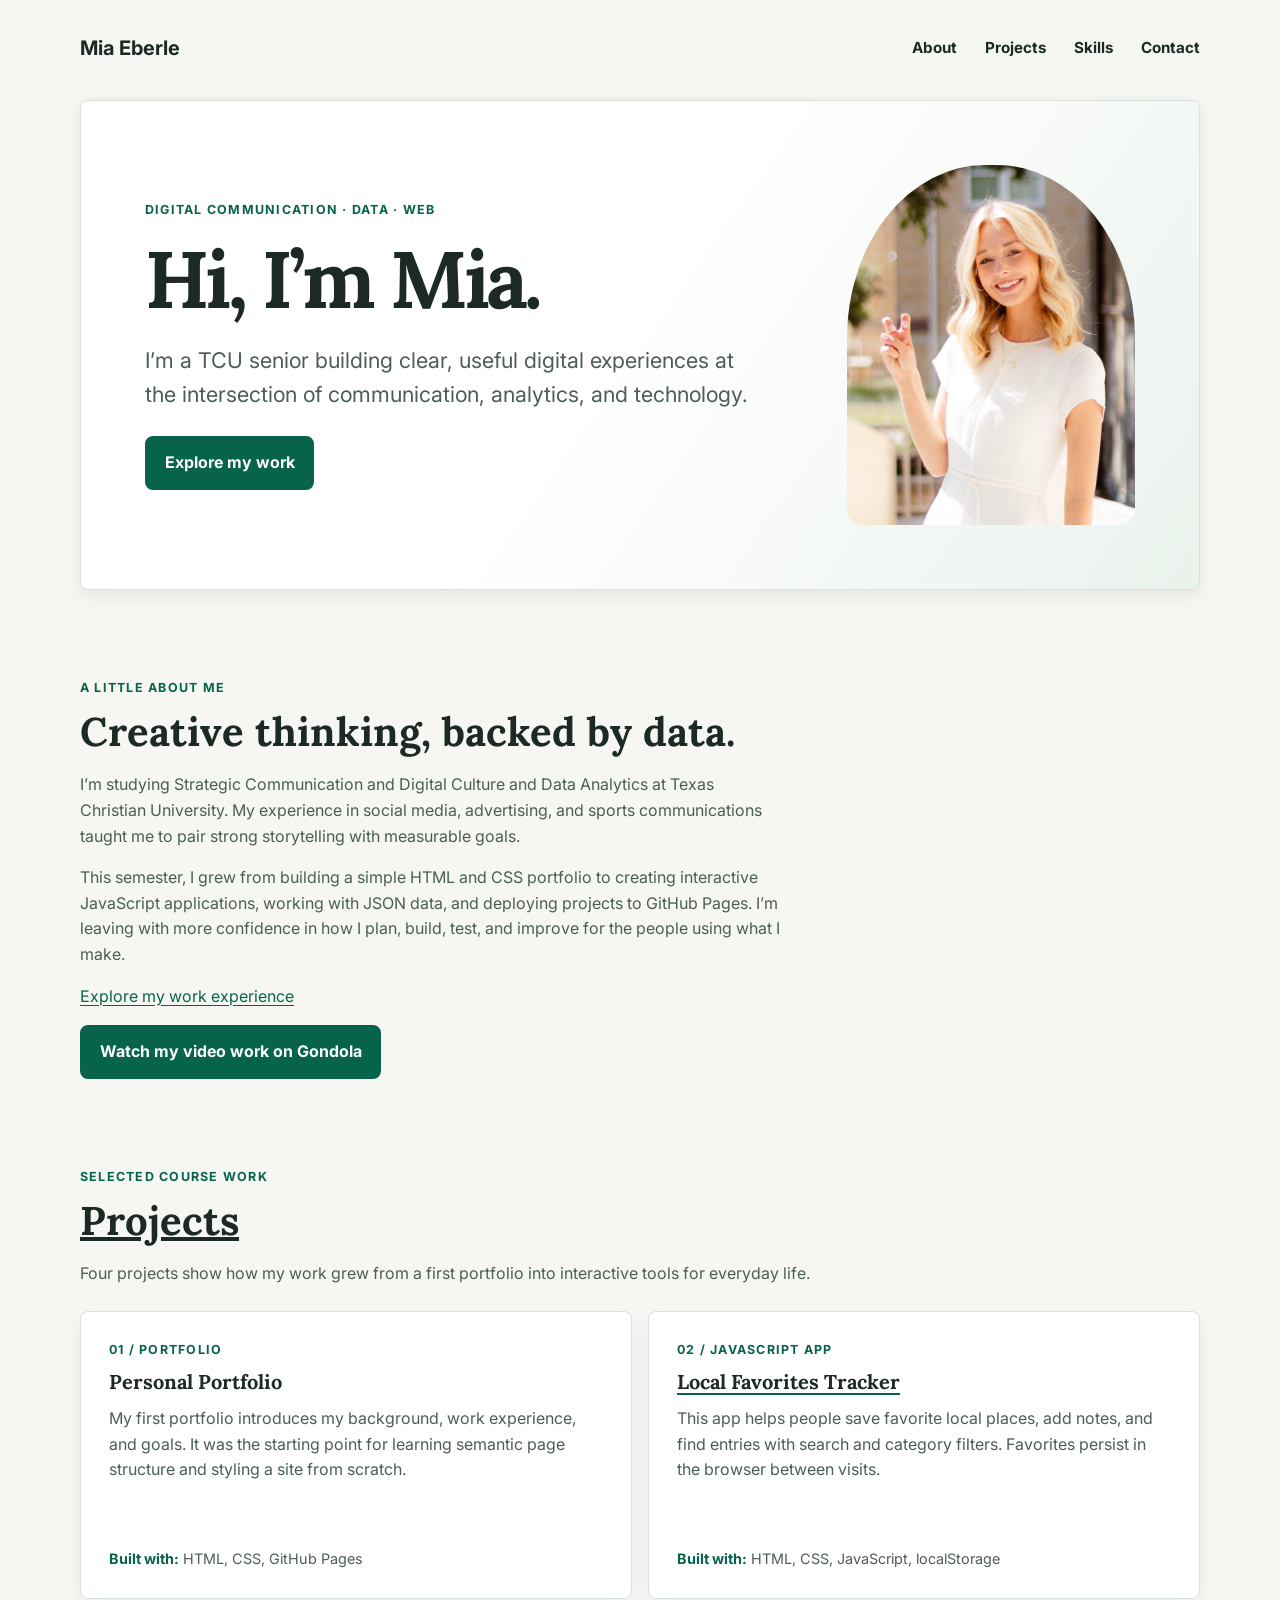
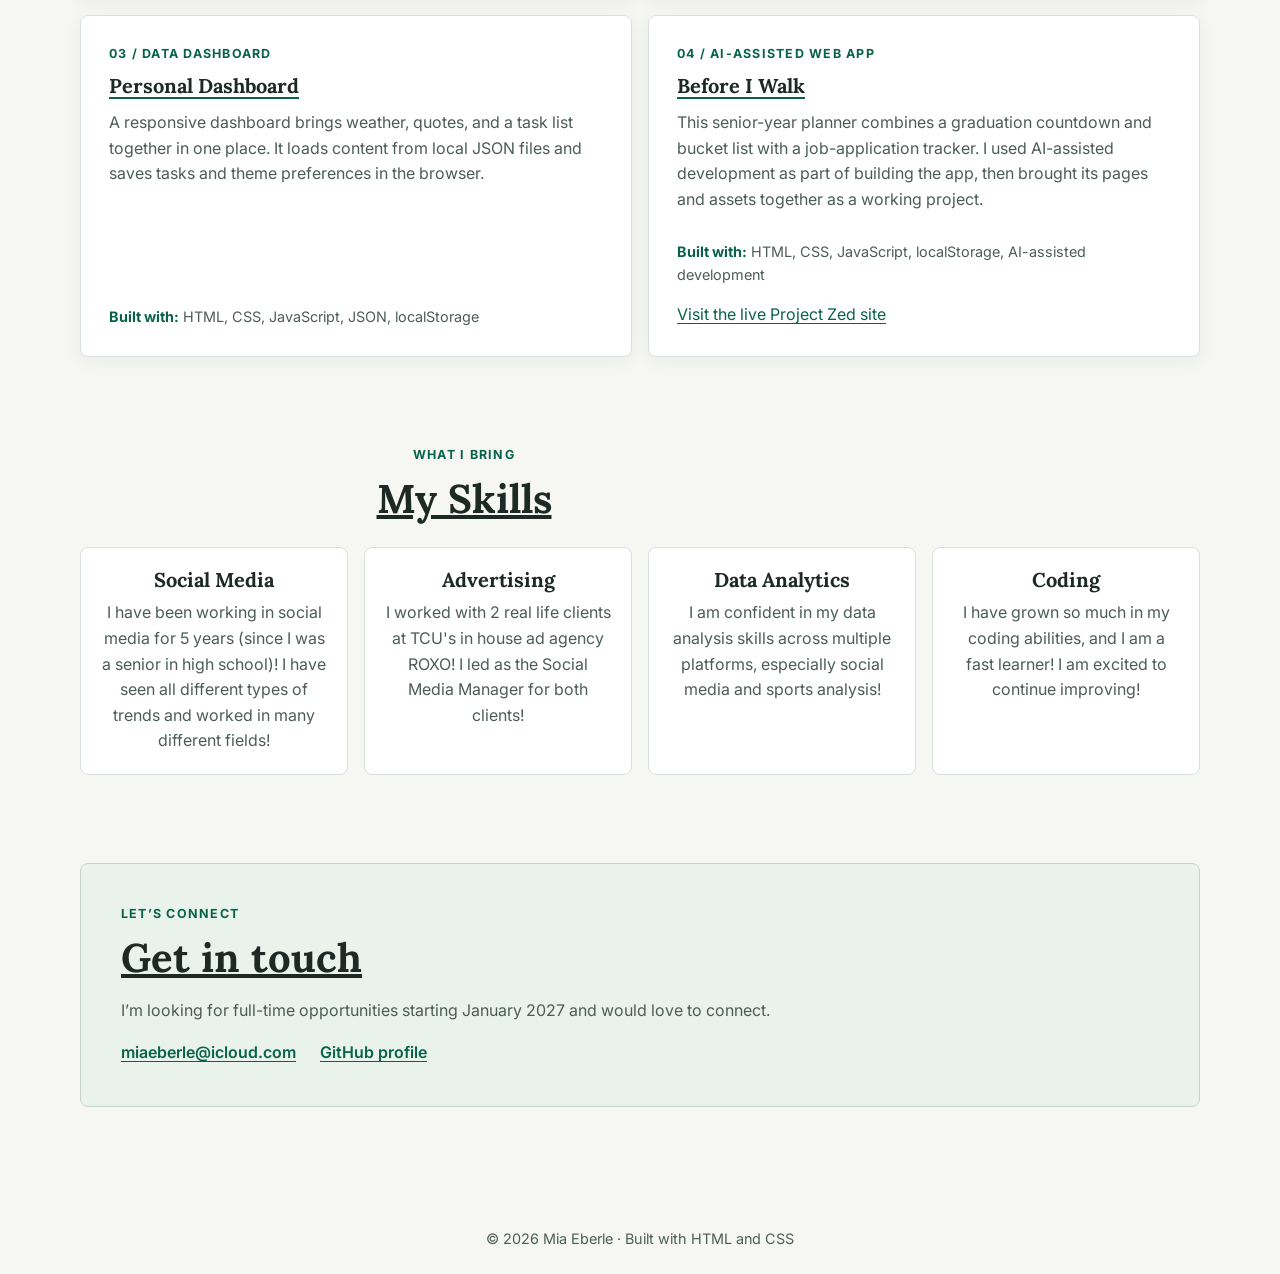
<file: index.html>
<!DOCTYPE html>
<html lang="en">
<head>
    <meta charset="UTF-8">
    <meta name="viewport" content="width=device-width, initial-scale=1.0">
    <meta name="description" content="Mia Eberle's portfolio of web projects in communications, data, and digital storytelling.">
    <title>Mia Eberle | Digital Portfolio</title>
    <link rel="stylesheet" href="css/styles.css">
</head>
<body class="portfolio-home">
    <a class="skip-link" href="#main">Skip to content</a>
    <div class="page">
        <nav class="nav-container" aria-label="Main navigation">
            <a class="site-name" href="index.html">Mia Eberle</a>
            <div class="nav-links">
                <a href="#about">About</a>
                <a href="#projects">Projects</a>
                <a href="#skills">Skills</a>
                <a href="#contact">Contact</a>
            </div>
        </nav>

        <header class="hero">
            <div class="hero-copy">
                <p class="eyebrow">Digital communication · Data · Web</p>
                <h1>Hi, I’m Mia.</h1>
                <p class="hero-lede">I’m a TCU senior building clear, useful digital experiences at the intersection of communication, analytics, and technology.</p>
                <a class="button-link" href="#projects">Explore my work</a>
            </div>
            <img class="hero-image" src="images/IMG_PORTRAIT_7.JPG" alt="Mia Eberle, TCU student and digital communications professional">
        </header>

        <main id="main">
            <section id="about" class="content-section about-section" aria-labelledby="about-title">
                <p class="eyebrow">A little about me</p>
                <h2 id="about-title">Creative thinking, backed by data.</h2>
                <p>I’m studying Strategic Communication and Digital Culture and Data Analytics at Texas Christian University. My experience in social media, advertising, and sports communications taught me to pair strong storytelling with measurable goals.</p>
                <p>This semester, I grew from building a simple HTML and CSS portfolio to creating interactive JavaScript applications, working with JSON data, and deploying projects to GitHub Pages. I’m leaving with more confidence in how I plan, build, test, and improve for the people using what I make.</p>
                <p><a href="about.html">Explore my work experience</a></p>
                <p><a class="button-link" href="https://gondola.cc/ameliaeberle6" target="_blank" rel="noopener noreferrer">Watch my video work on Gondola</a></p>
            </section>

            <section id="projects" class="content-section" aria-labelledby="projects-title">
                <div class="section-heading">
                    <p class="eyebrow">Selected course work</p>
                    <h2 id="projects-title">Projects</h2>
                    <p>Four projects show how my work grew from a first portfolio into interactive tools for everyday life.</p>
                </div>
                <ul class="project-list">
                    <li class="project-card">
                        <p class="project-number">01 / Portfolio</p>
                        <h3>Personal Portfolio</h3>
                        <p>My first portfolio introduces my background, work experience, and goals. It was the starting point for learning semantic page structure and styling a site from scratch.</p>
                        <p class="technology-list"><strong>Built with:</strong> HTML, CSS, GitHub Pages</p>
                    </li>
                    <li class="project-card">
                        <p class="project-number">02 / JavaScript app</p>
                        <h3><a href="projects/project2-tracker/index.html">Local Favorites Tracker</a></h3>
                        <p>This app helps people save favorite local places, add notes, and find entries with search and category filters. Favorites persist in the browser between visits.</p>
                        <p class="technology-list"><strong>Built with:</strong> HTML, CSS, JavaScript, localStorage</p>
                    </li>
                    <li class="project-card">
                        <p class="project-number">03 / Data dashboard</p>
                        <h3><a href="projects/project3-dashboard/index.html">Personal Dashboard</a></h3>
                        <p>A responsive dashboard brings weather, quotes, and a task list together in one place. It loads content from local JSON files and saves tasks and theme preferences in the browser.</p>
                        <p class="technology-list"><strong>Built with:</strong> HTML, CSS, JavaScript, JSON, localStorage</p>
                    </li>
                    <li class="project-card">
                        <p class="project-number">04 / AI-assisted web app</p>
                        <h3><a href="projects/project-zed/index.html">Before I Walk</a></h3>
                        <p>This senior-year planner combines a graduation countdown and bucket list with a job-application tracker. I used AI-assisted development as part of building the app, then brought its pages and assets together as a working project.</p>
                        <p class="technology-list"><strong>Built with:</strong> HTML, CSS, JavaScript, localStorage, AI-assisted development</p>
                        <p><a href="https://ameliaeberle6-hue.github.io/projectZED/" target="_blank" rel="noopener noreferrer">Visit the live Project Zed site</a></p>
                    </li>
                </ul>
            </section>

            <section id="skills" class="content-section" aria-labelledby="skills-title">
                <div class="section-heading">
                    <p class="eyebrow">What I bring</p>
                    <h2 id="skills-title">My Skills</h2>
                </div>
                <ul class="skills-grid">
                    <li class="skill-card">
                        <h3>Social Media</h3>
                        <p>I have been working in social media for 5 years (since I was a senior in high school)! I have seen all different types of trends and worked in many different fields!</p>
                    </li>
                    <li class="skill-card">
                        <h3>Advertising</h3>
                        <p>I worked with 2 real life clients at TCU's in house ad agency ROXO! I led as the Social Media Manager for both clients!</p>
                    </li>
                    <li class="skill-card">
                        <h3>Data Analytics</h3>
                        <p>I am confident in my data analysis skills across multiple platforms, especially social media and sports analysis!</p>
                    </li>
                    <li class="skill-card">
                        <h3>Coding</h3>
                        <p>I have grown so much in my coding abilities, and I am a fast learner! I am excited to continue improving!</p>
                    </li>
                </ul>
            </section>

            <section id="contact" class="content-section contact-section" aria-labelledby="contact-title">
                <p class="eyebrow">Let’s connect</p>
                <h2 id="contact-title">Get in touch</h2>
                <p>I’m looking for full-time opportunities starting January 2027 and would love to connect.</p>
                <ul class="contact-links">
                    <li><a href="mailto:miaeberle@icloud.com">miaeberle@icloud.com</a></li>
                    <li><a href="https://github.com/ameliaeberle6-hue" target="_blank" rel="noopener noreferrer">GitHub profile</a></li>
                </ul>
            </section>
        </main>
    </div>

    <footer class="site-footer">
        <p>&copy; 2026 Mia Eberle <span aria-hidden="true">·</span> Built with HTML and CSS</p>
    </footer>
</body>
</html>
</file>
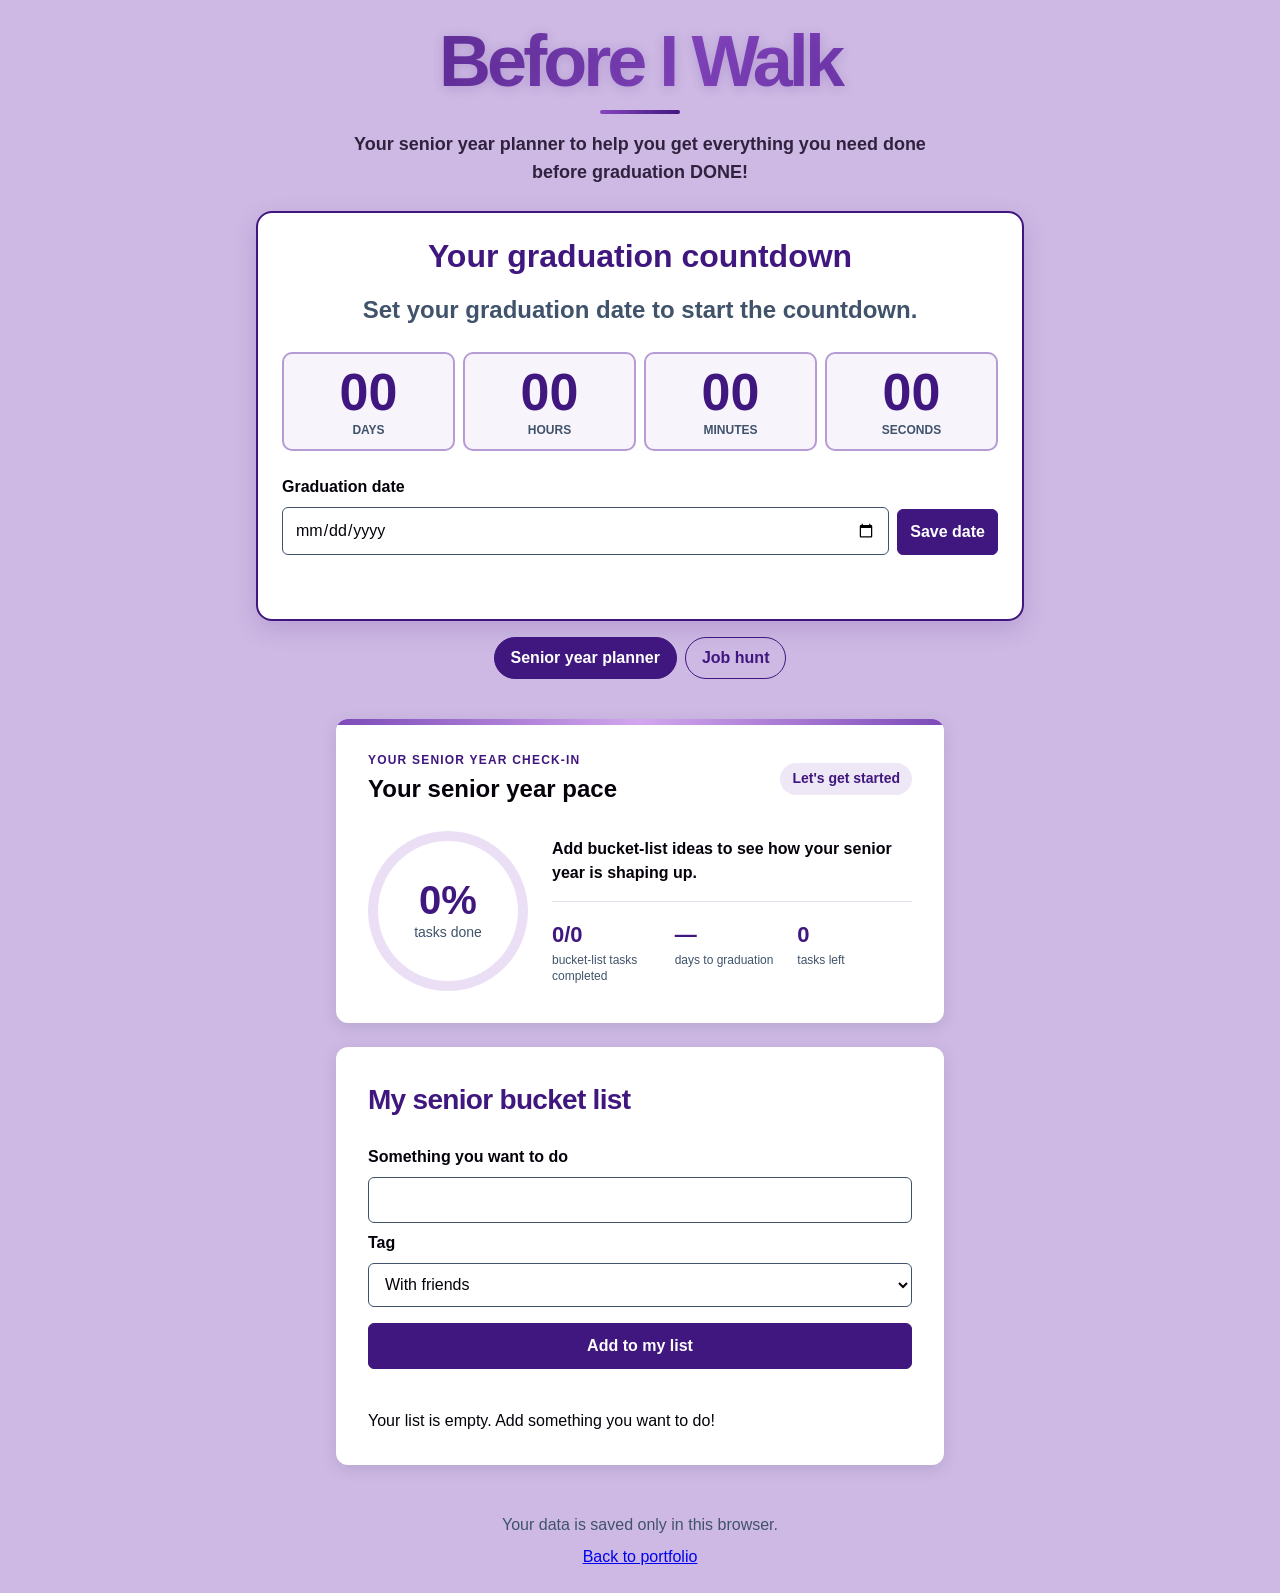
<file: projects/project-zed/index.html>
<!DOCTYPE html>
<html lang="en">
<head>
    <meta charset="UTF-8">
    <meta name="viewport" content="width=device-width, initial-scale=1.0">
    <meta name="description" content="A countdown to graduation day.">
    <title>Before I Walk | Graduation Countdown</title>
    <link rel="stylesheet" href="css/styles.css">
    <script src="js/app.js" defer></script>
</head>
<body>
    <header class="site-header">
        <h1>Before I Walk</h1>
        <p>Your senior year planner to help you get everything you need done before graduation DONE!</p>
    </header>

    <section class="countdown-card" aria-labelledby="countdown-title">
        <h2 id="countdown-title">Your graduation countdown</h2>
        <p id="countdown" class="countdown-message" aria-live="polite" aria-atomic="true">
            Set your graduation date to start the countdown.
        </p>
        <div class="countdown-clock" role="timer" aria-label="Time remaining until graduation" aria-live="off">
            <div class="countdown-unit">
                <span id="countdown-days" class="countdown-number">00</span>
                <span class="countdown-unit-label">days</span>
            </div>
            <div class="countdown-unit">
                <span id="countdown-hours" class="countdown-number">00</span>
                <span class="countdown-unit-label">hours</span>
            </div>
            <div class="countdown-unit">
                <span id="countdown-minutes" class="countdown-number">00</span>
                <span class="countdown-unit-label">minutes</span>
            </div>
            <div class="countdown-unit">
                <span id="countdown-seconds" class="countdown-number">00</span>
                <span class="countdown-unit-label">seconds</span>
            </div>
        </div>
        <form id="graduation-form" class="countdown-date-form">
            <label for="graduation-date">Graduation date</label>
            <input id="graduation-date" name="graduation-date" type="date" aria-describedby="form-message">
            <button type="submit">Save date</button>
        </form>
        <p id="form-message" class="form-message" aria-live="polite" aria-atomic="true"></p>
    </section>

    <nav class="site-nav" aria-label="Main navigation">
        <a class="is-current" href="index.html" aria-current="page">Senior year planner</a>
        <a href="applications.html">Job hunt</a>
    </nav>

    <main class="page-content">
        <section class="pace-card" aria-labelledby="pace-title">
            <div class="pace-heading">
                <div>
                    <p class="pace-eyebrow">YOUR SENIOR YEAR CHECK-IN</p>
                    <h2 id="pace-title">Your senior year pace</h2>
                </div>
                <span id="pace-label" class="pace-label">Let's get started</span>
            </div>
            <div class="pace-overview">
                <div
                    id="pace-progress"
                    class="pace-progress"
                    role="progressbar"
                    aria-label="Bucket-list tasks completed"
                    aria-valuemin="0"
                    aria-valuemax="100"
                    aria-valuenow="0"
                >
                    <div class="pace-progress-center">
                        <strong id="items-complete-percent">0%</strong>
                        <span>tasks done</span>
                    </div>
                </div>
                <div class="pace-details">
                    <p id="pace-message" class="pace-message" aria-live="polite" aria-atomic="true"></p>
                    <div class="pace-stats">
                        <div class="pace-stat">
                            <strong id="pace-task-count">0/0</strong>
                            <span>bucket-list tasks completed</span>
                        </div>
                        <div class="pace-stat">
                            <strong id="pace-days-left">—</strong>
                            <span>days to graduation</span>
                        </div>
                        <div class="pace-stat">
                            <strong id="pace-remaining">0</strong>
                            <span>tasks left</span>
                        </div>
                    </div>
                </div>
            </div>
        </section>

        <section class="bucket-list-card" aria-labelledby="bucket-list-title">
            <h2 id="bucket-list-title">My senior bucket list</h2>
            <form id="bucket-list-form">
                <label for="item-text">Something you want to do</label>
                <input id="item-text" name="item-text" type="text" maxlength="120" aria-describedby="form-message">

                <label for="item-tag">Tag</label>
                <select id="item-tag" name="item-tag" aria-describedby="form-message">
                    <option value="with-friends">With friends</option>
                    <option value="free">Free</option>
                    <option value="off-campus">Off campus</option>
                </select>

                <button type="submit">Add to my list</button>
            </form>
            <p id="list-status" class="list-status" aria-live="polite" aria-atomic="true"></p>
            <ul id="bucket-list" class="bucket-list" aria-label="Your bucket list"></ul>
        </section>
    </main>

    <footer class="site-footer">
        <p>Your data is saved only in this browser.</p>
        <p><a href="../../index.html">Back to portfolio</a></p>
    </footer>
</body>
</html>
</file>
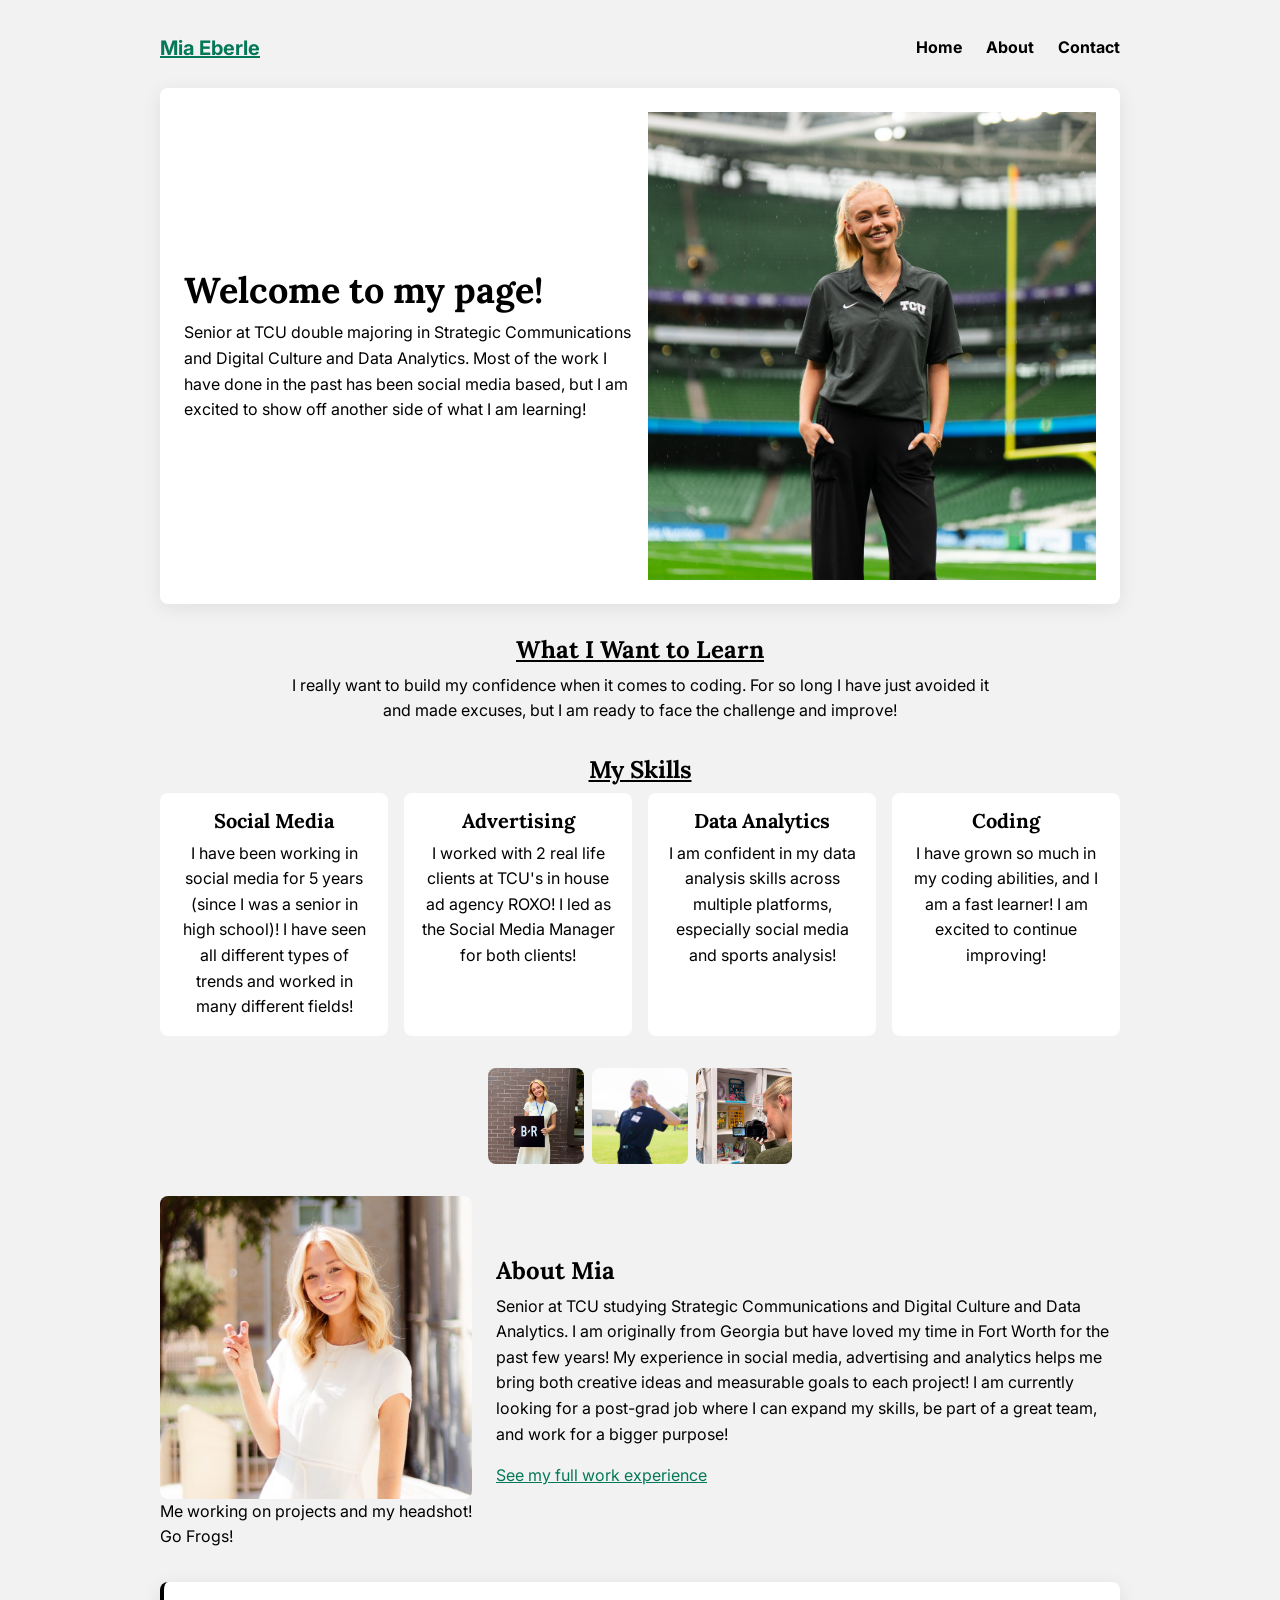
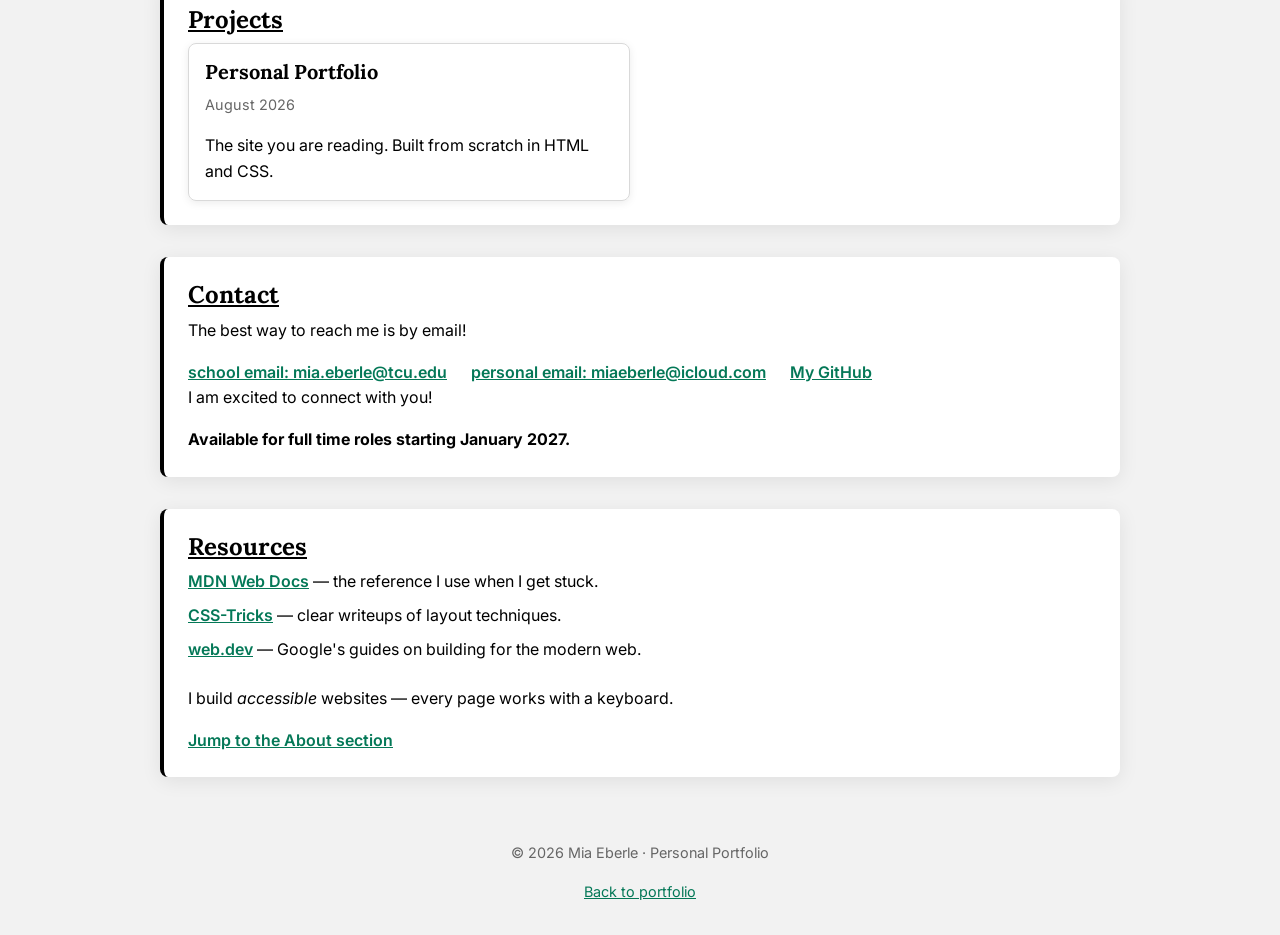
<file: projects/project1-original/index.html>
<!DOCTYPE html>
<html lang="en">
<head>
    <meta charset="UTF-8">
    <meta name="viewport" content="width=device-width, initial-scale=1.0">
    <title>Mia Eberle | Portfolio</title>
    <link rel="stylesheet" href="css/styles.css">
</head>
<body>
<div class="page">

<div class="nav-container">
    <a class="site-name" href="index.html">Mia Eberle</a>
    <nav class="nav-links">
        <a href="index.html">Home</a>
        <a href="about.html">About</a>
        <a href="index.html#contact">Contact</a>
    </nav>
</div>


<header>
    <div class="header-text">
        <h1>Welcome to my page!</h1>
            <p>Senior at TCU double majoring in Strategic Communications and Digital Culture and Data Analytics. Most of the work I have done in the past has been social media based, but I am excited to show off another side of what I am learning!</p>
    </div>
       <div class="header-pic">
        <img src="images/IMG_2.JPG" alt="Me at the TCU Ireland game!">
    </div>
</header>

<main>
    <section id="learn">
        <h2>What I Want to Learn</h2>
        <p> I really want to build my confidence when it comes to coding. For so long I have just avoided it and made excuses, but I am ready to face the challenge and improve! </p>
    </section>
</main>



<section id="skills">
    <h2>My Skills</h2>
    <ul class="skills-grid">
        <li class="skill-card">
            <h3>Social Media</h3>
            <p>I have been working in social media for 5 years (since I was a senior in high school)! I have seen all different types of trends and worked in many different fields!</p>
        </li>
        <li class="skill-card">
            <h3>Advertising</h3>
            <p>I worked with 2 real life clients at TCU's in house ad agency ROXO! I led as the Social Media Manager for both clients!</p>
        </li>
        <li class="skill-card">
            <h3>Data Analytics</h3>
            <p> I am confident in my data analysis skills across multiple platforms, especially social media and sports analysis!</p>
        </li>
        <li class="skill-card">
            <h3>Coding</h3>
            <p> I have grown so much in my coding abilities, and I am a fast learner! I am excited to continue improving!</p>
        </li>
    </ul>
</section>

<div class="mini-photos">
    <img src="images/IMG_BR_3.JPG" alt="Me at one of my internships">
    <img src="images/IMG_FOOTBALL_4.JPG" alt="Me at Football Fall camp">
    <img src="images/IMG_WELMAN_5.JPG" alt="Me at one of the client while working at ROXO">
</div>

<section class="about">
    <div class="about-image">
        <figure>
            <img src="images/IMG_PORTRAIT_7.JPG" alt="Me working on projects and my headshot! Go Frogs!">
            <figcaption>Me working on projects and my headshot! Go Frogs!</figcaption>
        </figure>
    </div>
    <div class="about-text">
        <h2 id="about">About Mia</h2>
            <p>Senior at TCU studying Strategic Communications and Digital Culture and Data Analytics. I am originally from Georgia but have loved my time in Fort Worth for the past few years! My experience in social media, advertising and analytics helps me bring both creative ideas and measurable goals to each project! I am currently looking for a post-grad job where I can expand my skills, be part of a great team, and work for a bigger purpose!</p>
        <p><a href="about.html">See my full work experience</a></p>
    </div>
</section>

<section id="projects">
    <h2>Projects</h2>
    <ul class="project-list">
        <li class="project-card">
            <h3>Personal Portfolio</h3>
            <p><time datetime="2026-08">August 2026</time></p>
            <p>The site you are reading. Built from scratch in HTML and CSS.</p>
        </li>
    </ul>
</section>

<section id="contact">
    <h2>Contact</h2>
    <p>The best way to reach me is by email!</p>
    <ul>
        <li><a href="mailto:mia.eberle@tcu.edu">school email: mia.eberle@tcu.edu</a></li>
        <li><a href="mailto:miaeberle@icloud.com">personal email: miaeberle@icloud.com</a></li>
        <li><a href="https://github.com/ameliaeberle6-hue" target="_blank" rel="noopener">My GitHub</a></li>
    </ul>
    <p>I am excited to connect with you!</p>
    <p><strong>Available for full time roles starting January 2027.</strong></p>
</section>

<aside id="resources">
    <h2>Resources</h2>
    <ul>
        <li><a href="https://developer.mozilla.org/" target="_blank" rel="noopener">MDN Web Docs</a> — the reference I use when I get stuck.</li>
        <li><a href="https://css-tricks.com/" target="_blank" rel="noopener">CSS-Tricks</a> — clear writeups of layout techniques.</li>
        <li><a href="https://web.dev/" target="_blank" rel="noopener">web.dev</a> — Google's guides on building for the modern web.</li>
    </ul>

    <p>I build <em>accessible</em> websites — every page works with a keyboard.</p>


    <p><a href="#about">Jump to the About section</a></p>
</aside>
</main>
</div>

<footer>
    <p>&copy; 2026 Mia Eberle · Personal Portfolio</p>
    <p><a href="../../index.html">Back to portfolio</a></p>
</footer>
</file>
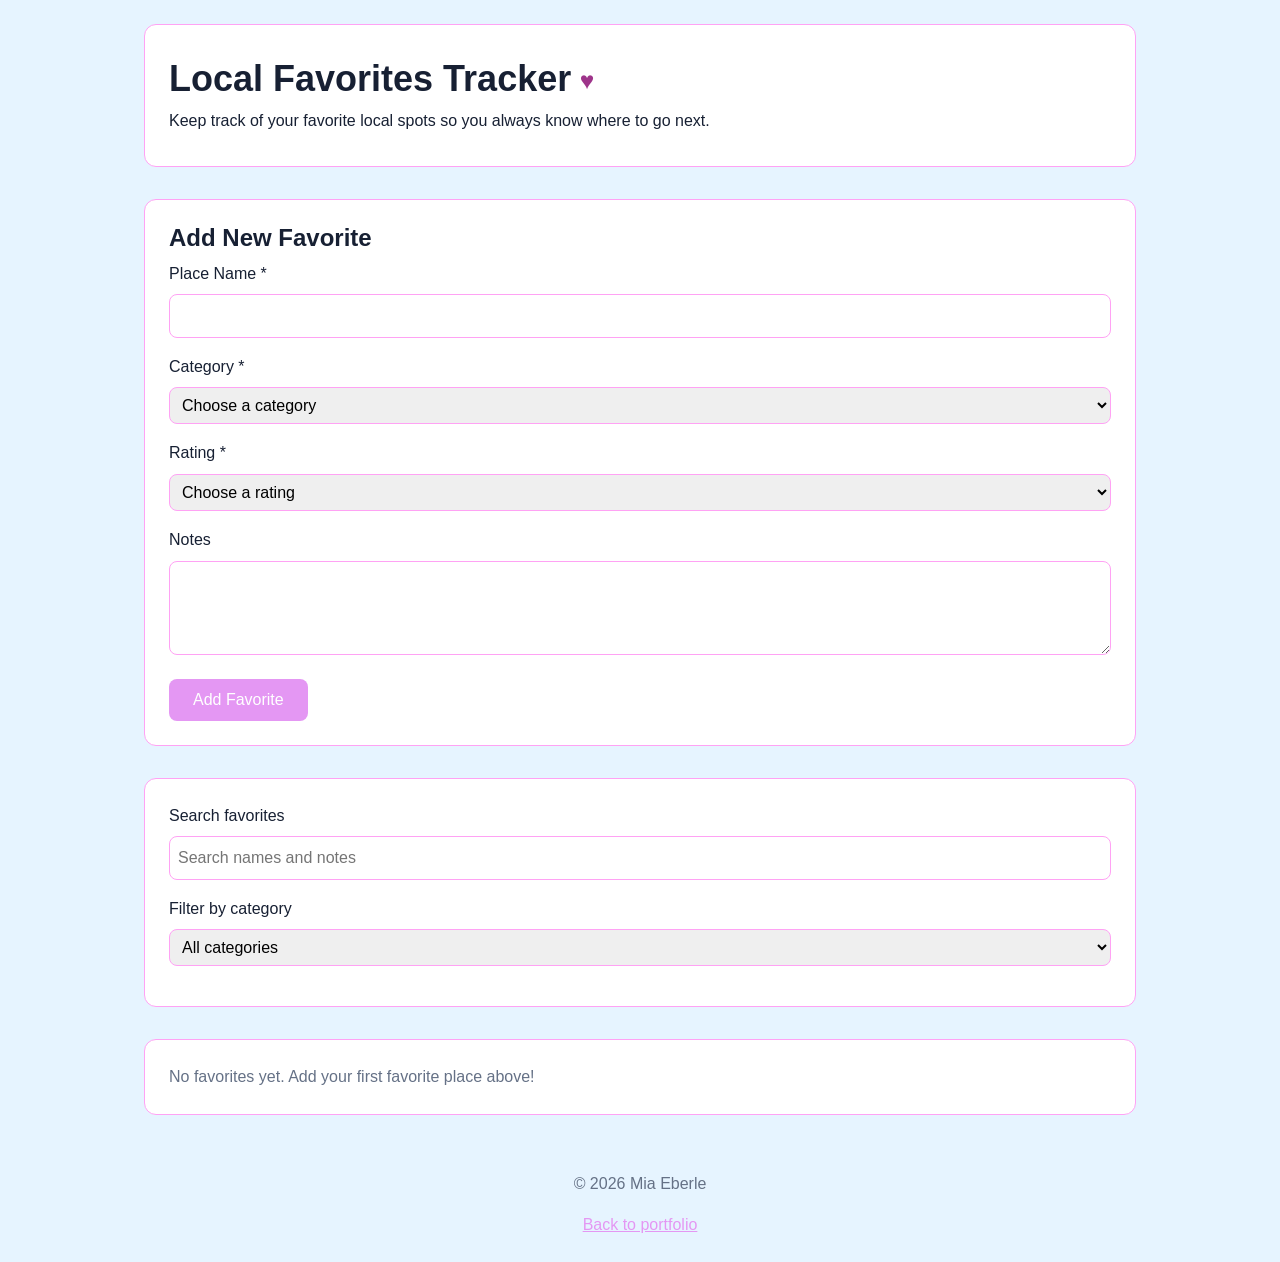
<file: projects/project2-tracker/index.html>
<!DOCTYPE html>
<html lang="en">
<head>
    <meta charset="UTF-8">
    <meta name="viewport" content="width=device-width, initial-scale=1.0">
    <title>Local Favorites Tracker</title>
    <link rel="stylesheet" href="css/styles.css">
</head>
<body>
    <header>
        <h1>Local Favorites Tracker</h1>
        <p>Keep track of your favorite local spots so you always know where to go next.</p>
    </header>

    <main>
        <section class="add-section">
            <h2>Add New Favorite</h2>
            <form id="add-favorite-form">
                <div class="form-group">
                    <label for="name">Place Name *</label>
                    <input type="text" id="name" name="name" required aria-required="true">
                </div>

                <div class="form-group">
                    <label for="category">Category *</label>
                    <select id="category" name="category" required aria-required="true">
                        <option value="">Choose a category</option>
                        <option value="coffee">Coffee</option>
                        <option value="restaurant">Restaurant</option>
                        <option value="park">Park</option>
                        <option value="shop">Shop</option>
                    </select>
                </div>

                <div class="form-group">
                    <label for="rating">Rating *</label>
                    <select id="rating" name="rating" required aria-required="true">
                        <option value="">Choose a rating</option>
                        <option value="5">5 stars</option>
                        <option value="4">4 stars</option>
                        <option value="3">3 stars</option>
                        <option value="2">2 stars</option>
                        <option value="1">1 star</option>
                    </select>
                </div>

                <div class="form-group">
                    <label for="notes">Notes</label>
                    <textarea id="notes" name="notes" rows="3"></textarea>
                </div>

                <button type="submit" class="btn btn-primary">Add Favorite</button>
            </form>
        </section>

        <section class="controls-section">
            <label for="search-input">Search favorites</label>
            <input type="search" id="search-input" placeholder="Search names and notes">

            <label for="category-filter">Filter by category</label>
            <select id="category-filter">
                <option value="all">All categories</option>
                <option value="coffee">Coffee</option>
                <option value="restaurant">Restaurant</option>
                <option value="park">Park</option>
                <option value="shop">Shop</option>
            </select>
        </section>

        <section class="favorites-section">
            <div id="favorites-list" class="favorites-grid"></div>
        </section>
    </main>

    <footer>
        <p>&copy; 2026 Mia Eberle</p>
        <p><a href="../../index.html">Back to portfolio</a></p>
    </footer>

    <script src="js/app.js"></script>
</body>
</html>
</file>
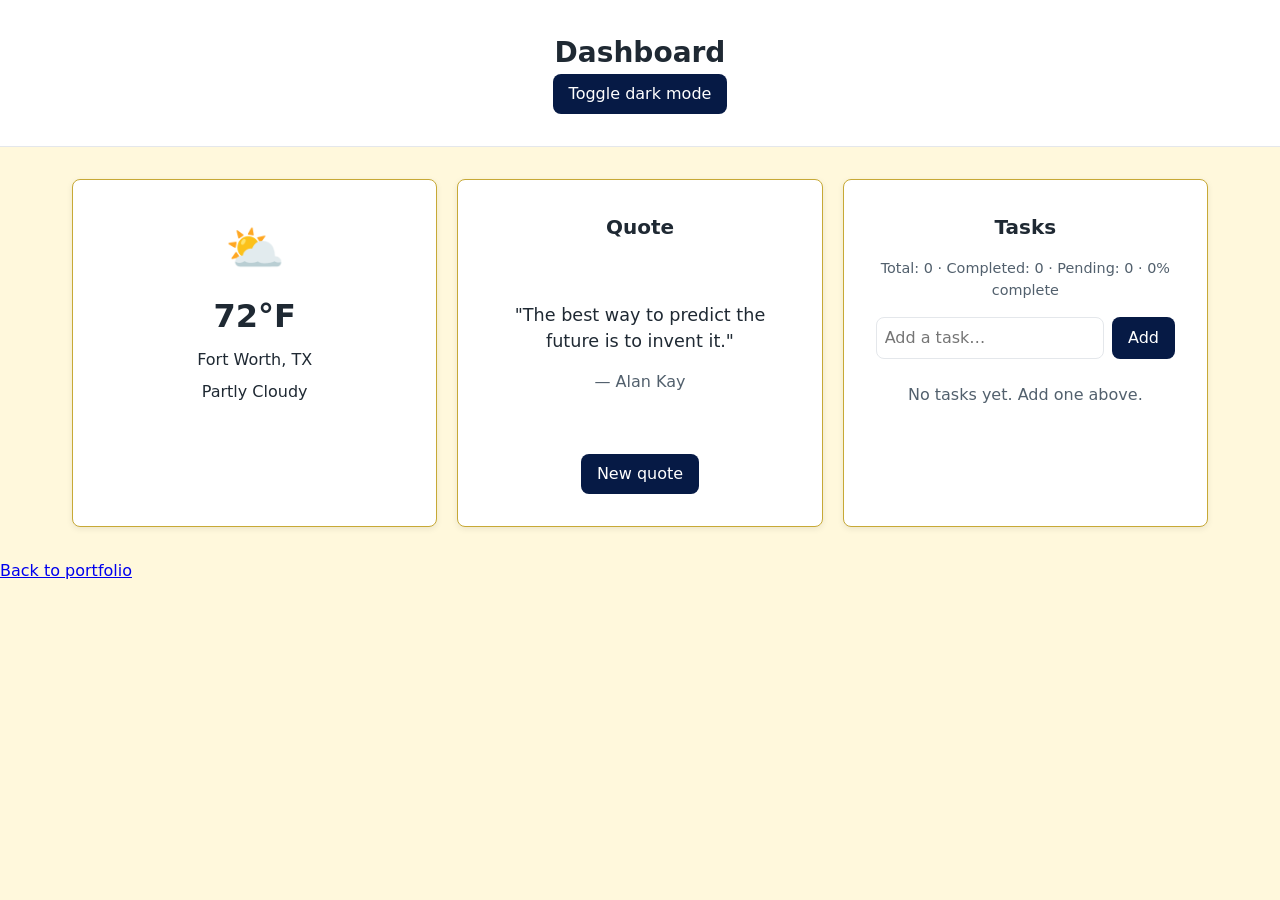
<file: projects/project3-dashboard/index.html>
<!DOCTYPE html>
<html lang="en">
<head>
    <meta charset="UTF-8">
    <meta name="viewport" content="width=device-width, initial-scale=1.0">
    <meta name="description" content="A personal dashboard with weather, quotes, tasks, and a theme toggle.">
    <title>Dashboard</title>
    <link rel="stylesheet" href="css/styles.css">
</head>
<body>
    <a href="#main" class="skip-link">Skip to content</a>
    <header>
        <h1>Dashboard</h1>
        <button type="button" id="theme-toggle">Toggle dark mode</button>
    </header>

    <main id="main" class="dashboard" aria-label="Dashboard widgets">
        <section id="weather-display" class="widget" aria-label="Current weather" aria-live="polite"></section>

        <section class="widget" aria-labelledby="quote-heading">
            <h2 id="quote-heading">Quote</h2>
            <div id="quotes-display" aria-live="polite">Loading quotes…</div>
            <button type="button" id="new-quote-btn" disabled>New quote</button>
        </section>

        <section class="widget tasks-widget" aria-labelledby="tasks-heading">
            <h2 id="tasks-heading">Tasks</h2>
            <div id="task-stats" class="task-stats" aria-live="polite"></div>
            <form id="task-form" class="task-form">
                <label class="visually-hidden" for="task-input">New task</label>
                <input id="task-input" name="task" type="text" placeholder="Add a task…" required>
                <button type="submit">Add</button>
            </form>
            <ul id="tasks-list" class="tasks-list" aria-label="Your tasks"></ul>
        </section>
    </main>

    <footer>
        <p><a href="../../index.html">Back to portfolio</a></p>
    </footer>

    <script src="js/app.js" defer></script>
</body>
</html>
</file>
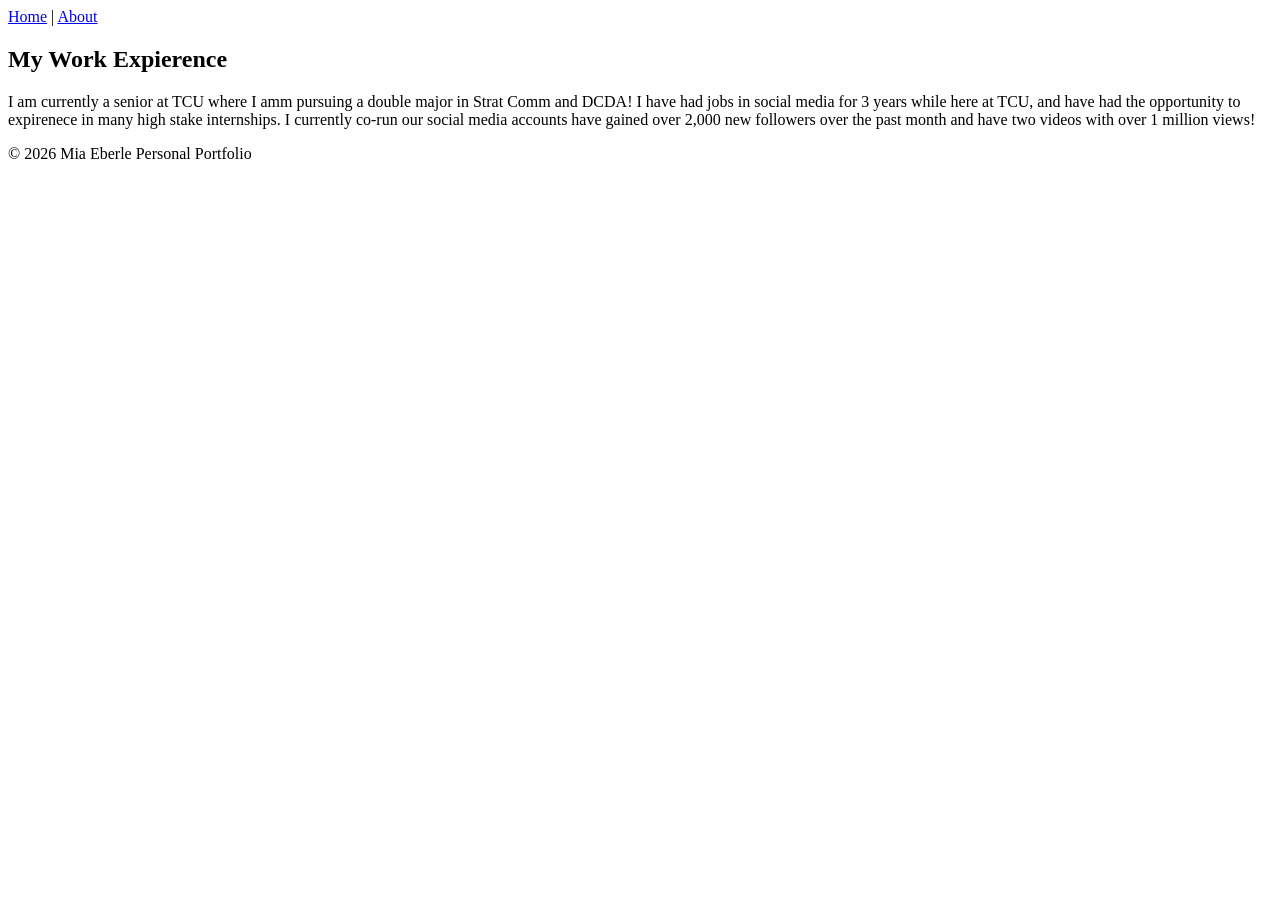
<file: about copy.html>
<!DOCTYPE html>
<html lang="en">
<head>
    <meta charset="UTF-8">
    <meta name="viewport" content="width=
    , initial-scale=1.0">
    <title>Document</title>
</head>
<body>
<header>

<nav>
    <a href="index.html">Home</a> |
    <a href="about.html">About</a>
</nav>

</header>

<main>
    <section>
        <h2>My Work Expierence</h2>
        <p> I am currently a senior at TCU where I amm pursuing a double major in Strat Comm and DCDA! I have had jobs in social media for 3 years while here at TCU, and have had the opportunity to expirenece in many high stake internships. I currently co-run our social media accounts have gained over 2,000 new followers over the past month and have two videos with over 1 million views! </p>
    </section>

    

<footer>
    <p>&copy; 2026 Mia Eberle Personal Portfolio</p>
</footer>
</file>
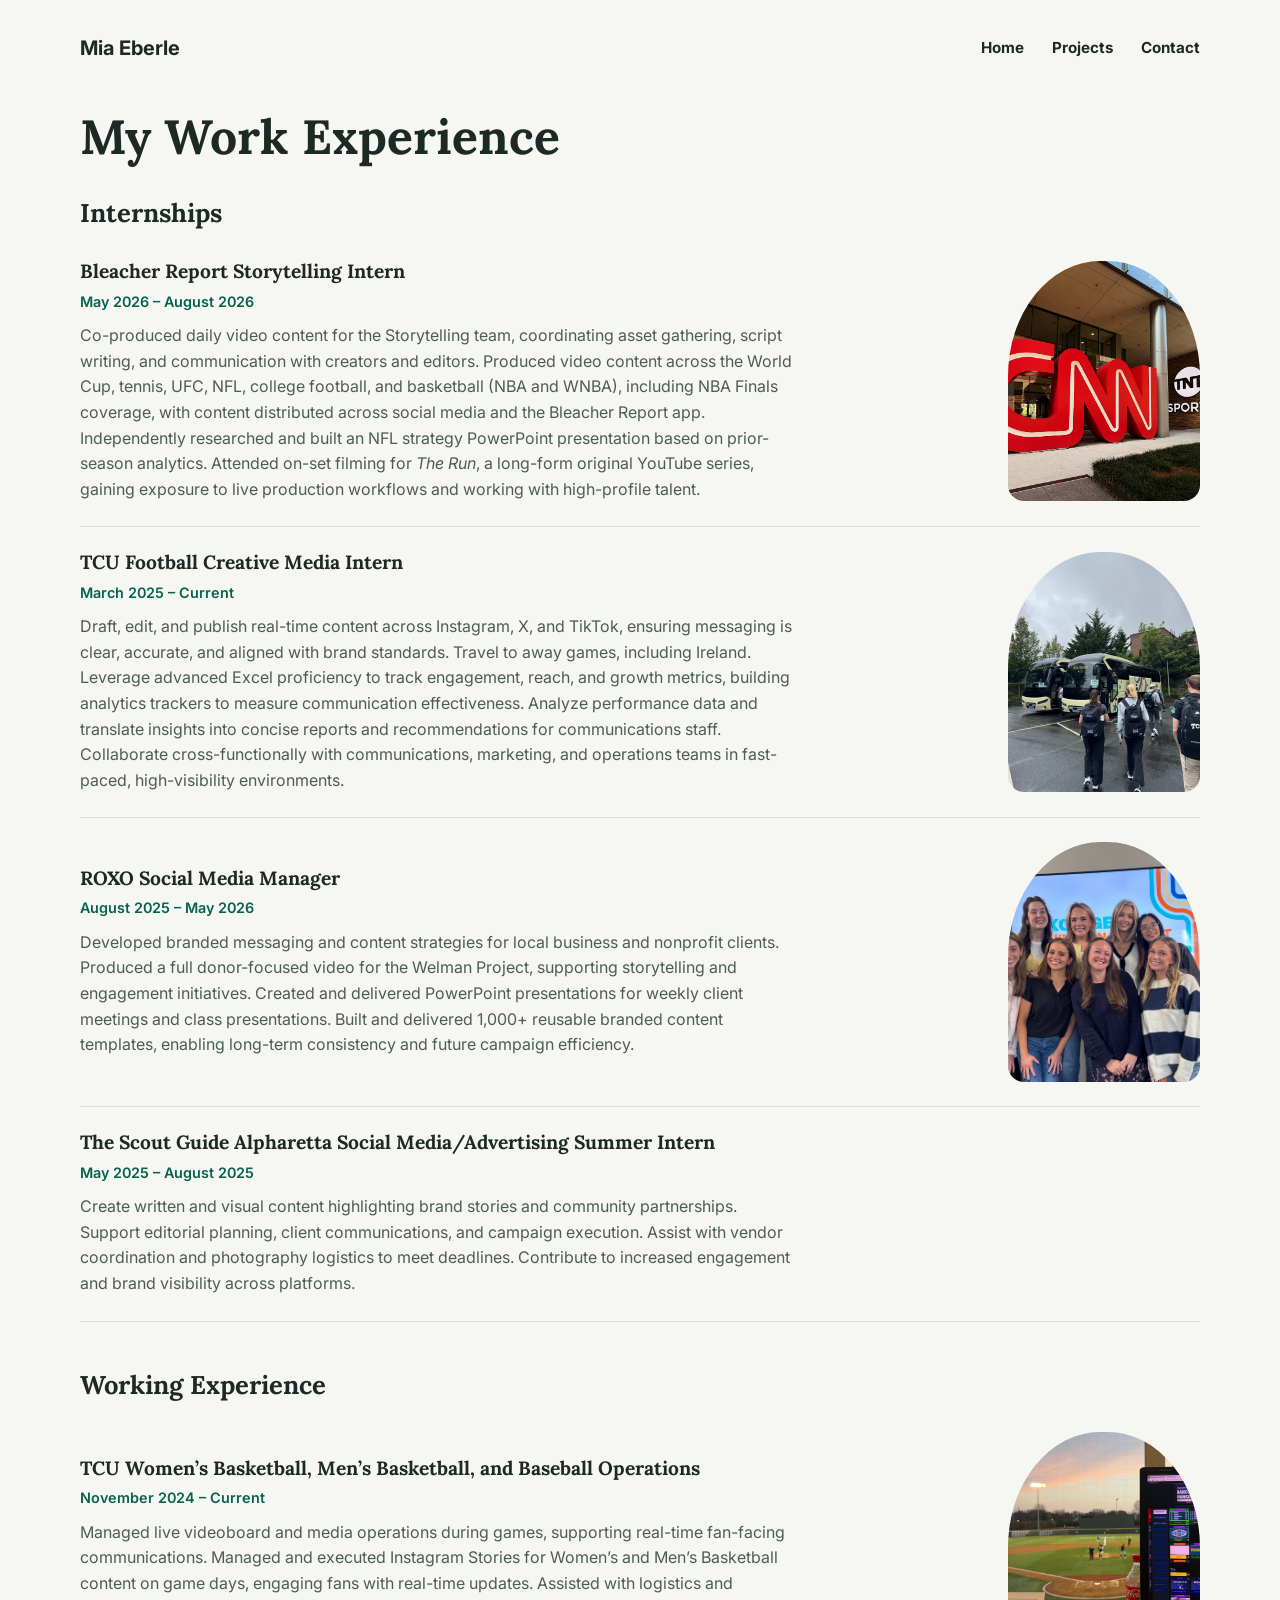
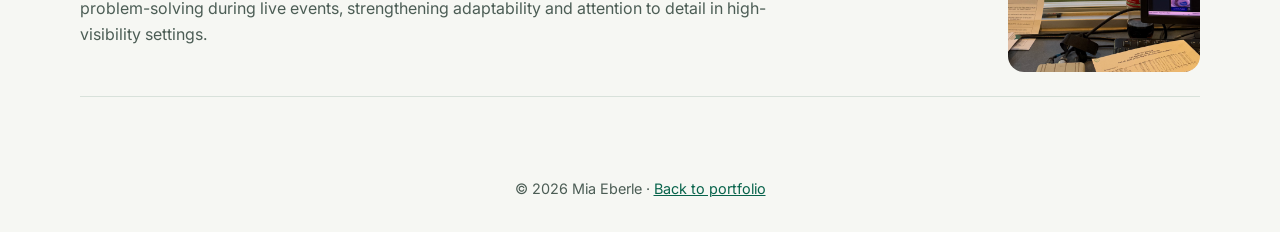
<file: about.html>
<!DOCTYPE html>
<html lang="en">
<head>
    <meta charset="UTF-8">
    <meta name="viewport" content="width=device-width, initial-scale=1.0">
    <meta name="description" content="Mia Eberle's work experience in sports communications, social media, and advertising.">
    <title>Work Experience | Mia Eberle</title>
    <link rel="stylesheet" href="css/styles.css">
</head>
<body class="experience-page">
<div class="page">
    <div class="nav-container">
        <a class="site-name" href="index.html">Mia Eberle</a>
        <nav class="nav-links" aria-label="Main navigation">
            <a href="index.html">Home</a>
            <a href="index.html#projects">Projects</a>
            <a href="index.html#contact">Contact</a>
        </nav>
    </div>

    <main>
        <h1>My Work Experience</h1>
        <section class="experience-list" aria-labelledby="internships-title">
            <h2 id="internships-title">Internships</h2>

            <article class="experience-item">
                <div>
                    <h3>Bleacher Report Storytelling Intern</h3>
                    <p class="experience-date">May 2026 – August 2026</p>
                    <p>Co-produced daily video content for the Storytelling team, coordinating asset gathering, script writing, and communication with creators and editors. Produced video content across the World Cup, tennis, UFC, NFL, college football, and basketball (NBA and WNBA), including NBA Finals coverage, with content distributed across social media and the Bleacher Report app. Independently researched and built an NFL strategy PowerPoint presentation based on prior-season analytics. Attended on-set filming for <em>The Run</em>, a long-form original YouTube series, gaining exposure to live production workflows and working with high-profile talent.</p>
                </div>
                <img src="images/CNN_8.JPG" alt="The CNN Center in Atlanta, where I worked as a storytelling intern.">
            </article>

            <article class="experience-item">
                <div>
                    <h3>TCU Football Creative Media Intern</h3>
                    <p class="experience-date">March 2025 – Current</p>
                    <p>Draft, edit, and publish real-time content across Instagram, X, and TikTok, ensuring messaging is clear, accurate, and aligned with brand standards. Travel to away games, including Ireland. Leverage advanced Excel proficiency to track engagement, reach, and growth metrics, building analytics trackers to measure communication effectiveness. Analyze performance data and translate insights into concise reports and recommendations for communications staff. Collaborate cross-functionally with communications, marketing, and operations teams in fast-paced, high-visibility environments.</p>
                </div>
                <img src="images/IMG_BUS_9.JPG" alt="Working with TCU Football during a team trip to Ireland.">
            </article>

            <article class="experience-item">
                <div>
                    <h3>ROXO Social Media Manager</h3>
                    <p class="experience-date">August 2025 – May 2026</p>
                    <p>Developed branded messaging and content strategies for local business and nonprofit clients. Produced a full donor-focused video for the Welman Project, supporting storytelling and engagement initiatives. Created and delivered PowerPoint presentations for weekly client meetings and class presentations. Built and delivered 1,000+ reusable branded content templates, enabling long-term consistency and future campaign efficiency.</p>
                </div>
                <img src="images/IMG_WELMAN_11.JPG" alt="My team and I presenting our final project for the Welman Project.">
            </article>

            <article class="experience-item">
                <div>
                    <h3>The Scout Guide Alpharetta Social Media/Advertising Summer Intern</h3>
                    <p class="experience-date">May 2025 – August 2025</p>
                    <p>Create written and visual content highlighting brand stories and community partnerships. Support editorial planning, client communications, and campaign execution. Assist with vendor coordination and photography logistics to meet deadlines. Contribute to increased engagement and brand visibility across platforms.</p>
                </div>
            </article>
        </section>

        <section class="experience-list" aria-labelledby="work-title">
            <h2 id="work-title">Working Experience</h2>
            <article class="experience-item">
                <div>
                    <h3>TCU Women’s Basketball, Men’s Basketball, and Baseball Operations</h3>
                    <p class="experience-date">November 2024 – Current</p>
                    <p>Managed live videoboard and media operations during games, supporting real-time fan-facing communications. Managed and executed Instagram Stories for Women’s and Men’s Basketball content on game days, engaging fans with real-time updates. Assisted with logistics and problem-solving during live events, strengthening adaptability and attention to detail in high-visibility settings.</p>
                </div>
                <img src="images/IMG_BASEBALL_12.JPG" alt="Working on the videoboard for TCU Baseball.">
            </article>
        </section>
    </main>
</div>
<footer>
    <p>&copy; 2026 Mia Eberle <span aria-hidden="true">·</span> <a href="index.html">Back to portfolio</a></p>
</footer>
</body>
</html>
</file>
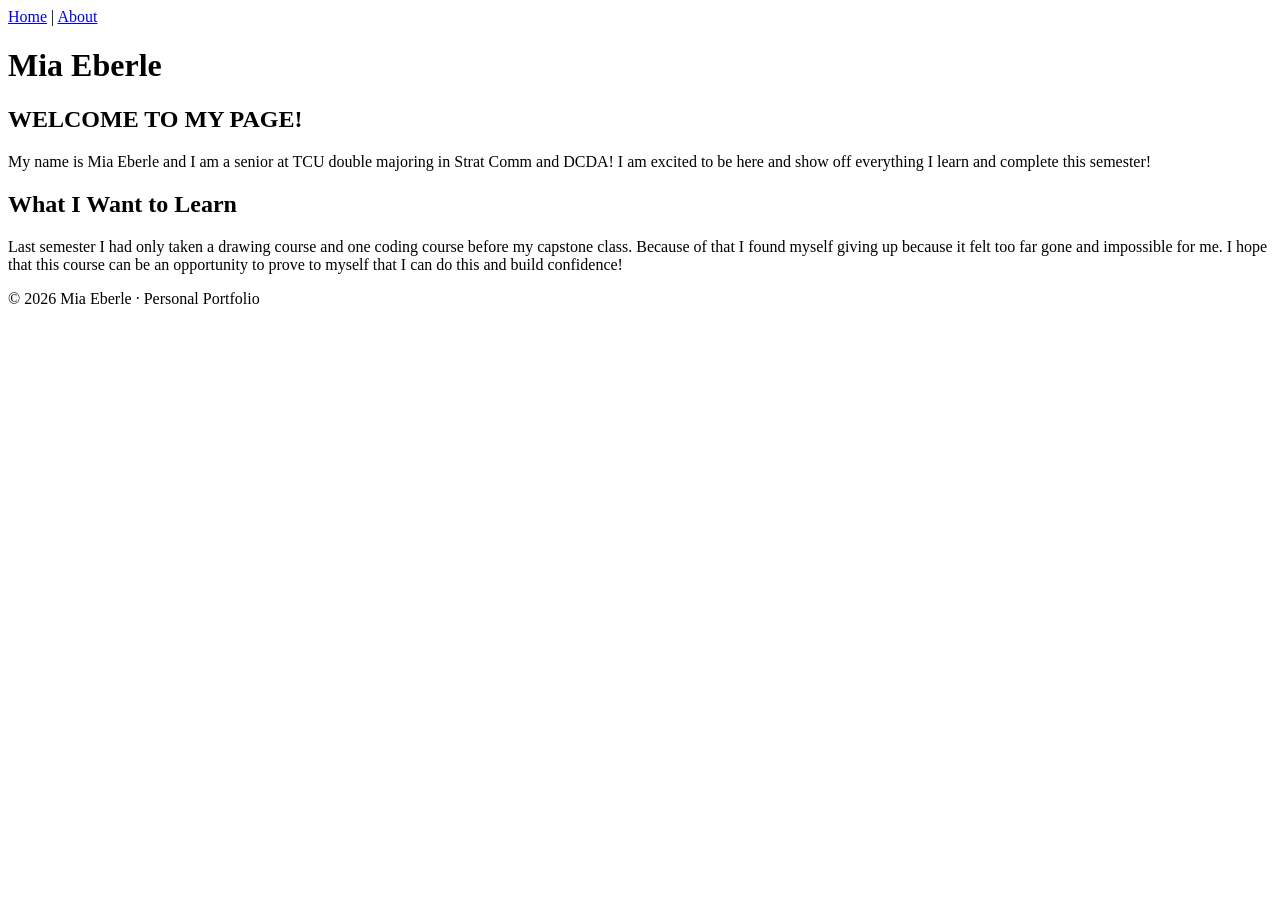
<file: index copy.html>
<!DOCTYPE html>
<html lang="en">
<head>
    <meta charset="UTF-8">
    <meta name="viewport" content="width=
    , initial-scale=1.0">
    <title>Document</title>
</head>
<body>
<header>
    <nav>
    <a href="index.html">Home</a> |
    <a href="about.html">About</a>
</nav>
    <h1>Mia Eberle</h1>
    <h2>WELCOME TO MY PAGE!</h2>
    <p> My name is Mia Eberle and I am a senior at TCU double majoring in Strat Comm and DCDA! I am excited to be here and show off everything I learn and complete this semester! </p>
</header>


    <section>
        <h2>What I Want to Learn</h2>
        <p>Last semester I had only taken a drawing course and one coding course before my capstone class. Because of that I found myself giving up because it felt too far gone and impossible for me. I hope that this course can be an opportunity to prove to myself that I can do this and build confidence! </p>
    </section>
</main>

<footer>
    <p>&copy; 2026 Mia Eberle · Personal Portfolio</p>
</footer>
</file>
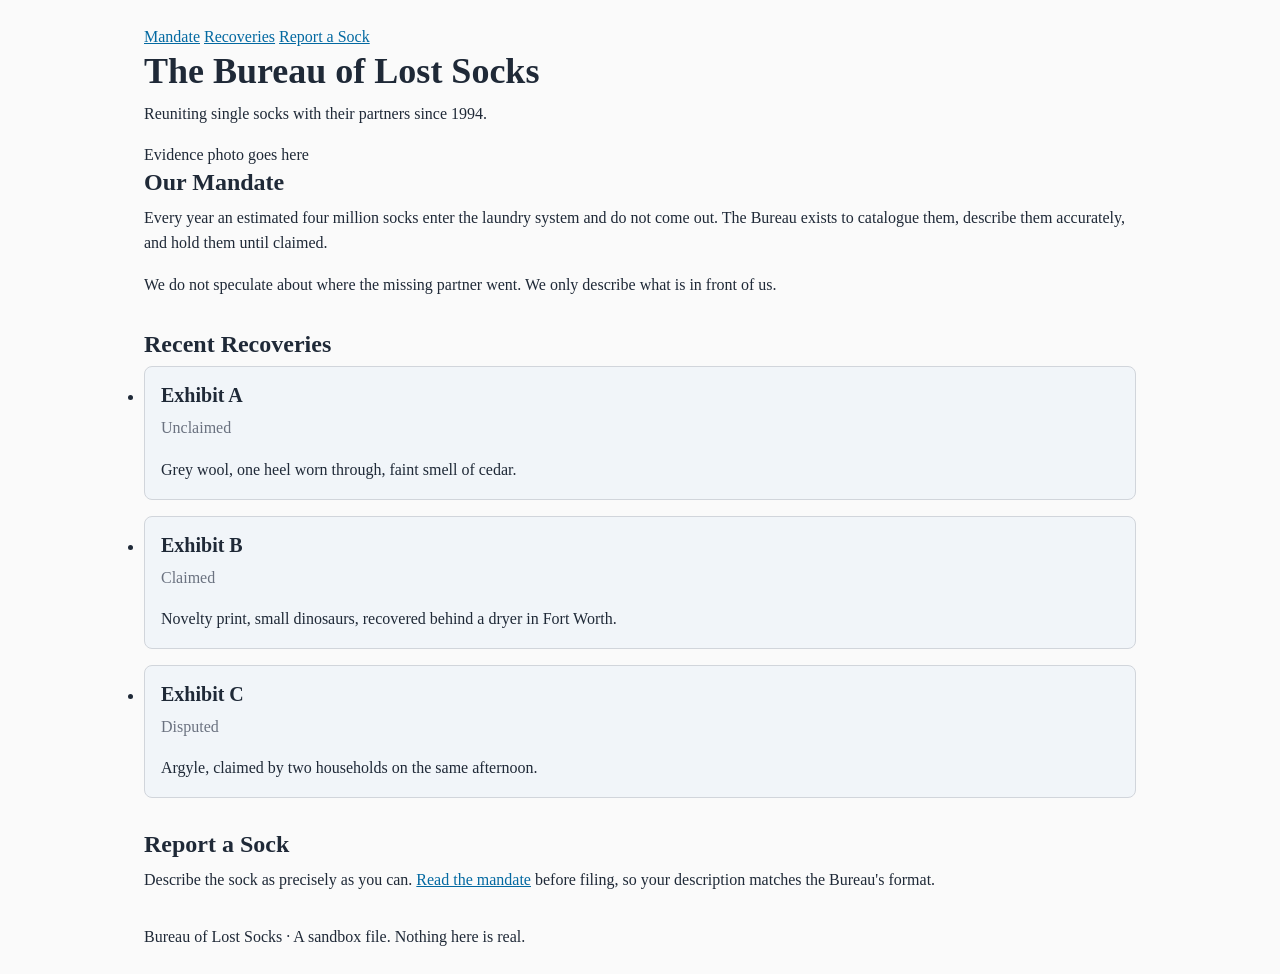
<file: sandboxes/sondbox06.html>
<!DOCTYPE html>
<html lang="en">
<head>
<meta charset="UTF-8">
<meta name="viewport" content="width=device-width, initial-scale=1.0">
<title>Bureau of Lost Socks — Sandbox</title>

<!-- Inline CSS for learning purposes. This file is a sandbox:
     it is NOT linked to css/styles.css and never will be. Break it freely. -->

<style>

/* ==========================
   1. RESET
   ========================== */
*,
*::before,
*::after {
    box-sizing: border-box;
    margin: 0;
    padding: 0;
}

img {
    max-width: 100%;
    height: auto;
    display: block;
}

/* ==========================
   2. DESIGN TOKENS
   ========================== */
:root {
    /* Color */
    --color-bg: #fafafa;
    --color-surface: #ffffff;
    --color-text: #1f2937;
    --color-muted: #6b7280;
    --color-accent: #0369a1;

    /* Spacing — a modular scale */
    --space-sm: 0.5rem;
    --space-md: 1rem;
    --space-lg: 1.5rem;
    --space-xl: 2rem;

    /* Typography */
    --text-base: 1rem;
    --text-h3: 1.25rem;
    --text-h2: 1.5rem;
    --text-h1: 2.25rem;
    --leading-body: 1.6;
    --leading-heading: 1.2;

    /* Layout */
    --page-width: 64rem;
    --reading-width: 70ch;
}

/* ==========================
   3. BASE ELEMENT STYLES
   ========================== */
body {
    background-color: var(--color-bg);
    color: var(--color-text);
    font-size: var(--text-base);
    line-height: var(--leading-body);
}

h1 { font-size: var(--text-h1); line-height: var(--leading-heading); }
h2 { font-size: var(--text-h2); line-height: var(--leading-heading); }
h3 { font-size: var(--text-h3); line-height: var(--leading-heading); }

h1, h2, h3 { margin-bottom: var(--space-sm); }
p { margin-bottom: var(--space-md); }
p:last-child { margin-bottom: 0; }

a { color: var(--color-accent); }

/* ==========================
   4. LAYOUT
   ========================== */
body {
    max-width: var(--page-width);
    margin: 0 auto;
    padding: var(--space-lg) var(--space-md);
}

section {
    margin-bottom: 32px;
}

.exhibit {
    background-color: #f1f5f9;
    border: 1px solid #d1d5db;
    border-radius: 8px;
    padding: var(--space-md);
    margin-bottom: 1rem;
}

.status {
    color: #6b7280;
}

</style>
</head>
<body>
<nav>
    <a href="#mandate">Mandate</a>
    <a href="#recoveries">Recoveries</a>
    <a href="#report">Report a Sock</a>
</nav>

<header>
    <h1>The Bureau of Lost Socks</h1>
    <p>Reuniting single socks with their partners since 1994.</p>
    <div class="sock-photo">
        <!-- TODO: replace before submitting -->
        <p>Evidence photo goes here</p>
    </div>
</header>

<main>

    <section id="mandate">
        <h2>Our Mandate</h2>
        <p>Every year an estimated four million socks enter the laundry system and do not come out. The Bureau exists to catalogue them, describe them accurately, and hold them until claimed.</p>
        <p>We do not speculate about where the missing partner went. We only describe what is in front of us.</p>
    </section>

    <section id="recoveries">
        <h2>Recent Recoveries</h2>
        <ul>
            <li class="exhibit">
                <h3>Exhibit A</h3>
                <p class="status">Unclaimed</p>
                <p>Grey wool, one heel worn through, faint smell of cedar.</p>
            </li>
            <li class="exhibit">
                <h3>Exhibit B</h3>
                <p class="status">Claimed</p>
                <p>Novelty print, small dinosaurs, recovered behind a dryer in Fort Worth.</p>
            </li>
            <li class="exhibit">
                <h3>Exhibit C</h3>
                <p class="status">Disputed</p>
                <p>Argyle, claimed by two households on the same afternoon.</p>
            </li>
        </ul>
    </section>

    <section id="report">
        <h2>Report a Sock</h2>
        <p>Describe the sock as precisely as you can. <a href="#mandate">Read the mandate</a> before filing, so your description matches the Bureau's format.</p>
    </section>

</main>

<footer>
    <p>Bureau of Lost Socks &middot; A sandbox file. Nothing here is real.</p>
</footer>

</body>
</html>
</file>
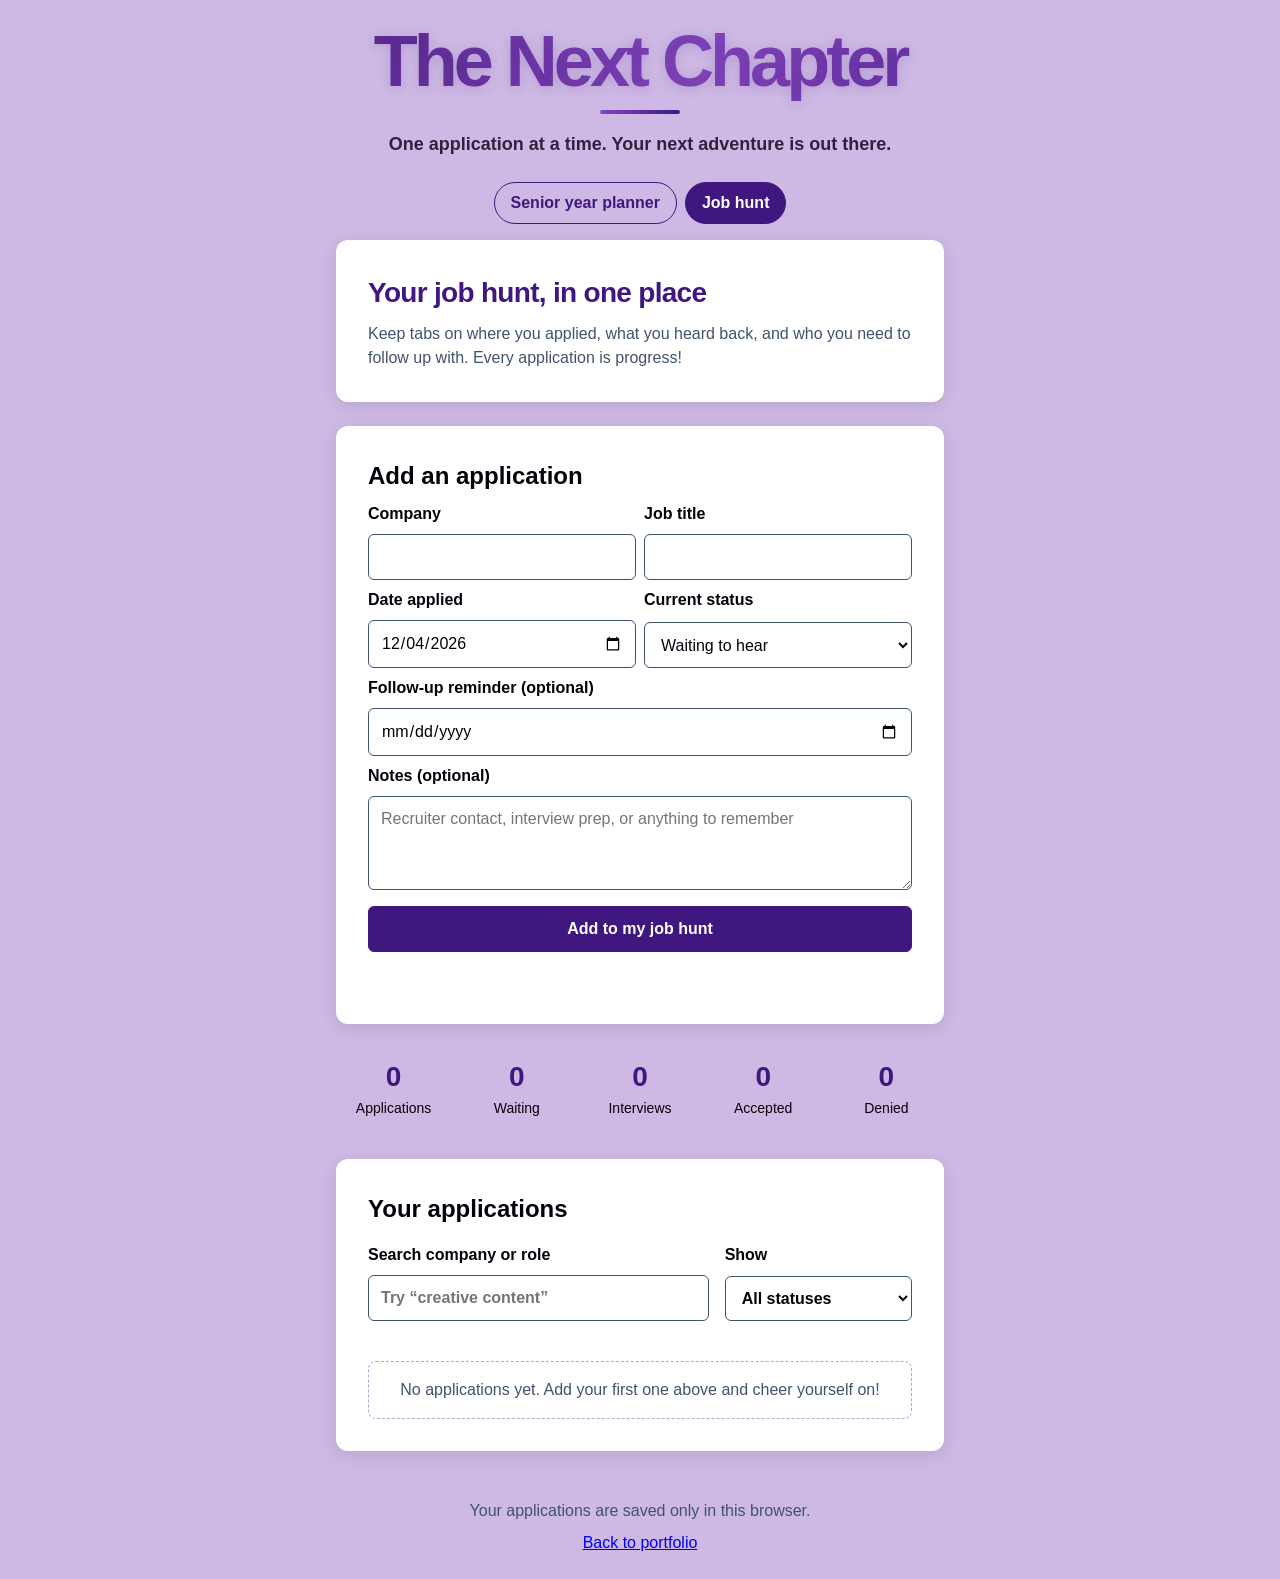
<file: projects/project-zed/applications.html>
<!DOCTYPE html>
<html lang="en">
<head>
    <meta charset="UTF-8">
    <meta name="viewport" content="width=device-width, initial-scale=1.0">
    <meta name="description" content="Keep your job applications, interview progress, and follow-ups in one place.">
    <title>The Next Chapter | Job Application Tracker</title>
    <link rel="stylesheet" href="css/styles.css">
    <script src="js/applications.js" defer></script>
</head>
<body>
    <header class="site-header">
        <h1>The Next Chapter</h1>
        <p>One application at a time. Your next adventure is out there.</p>
    </header>

    <nav class="site-nav" aria-label="Main navigation">
        <a href="index.html">Senior year planner</a>
        <a class="is-current" href="applications.html" aria-current="page">Job hunt</a>
    </nav>

    <main class="page-content">
        <section class="applications-intro" aria-labelledby="applications-intro-title">
            <h2 id="applications-intro-title">Your job hunt, in one place</h2>
            <p>Keep tabs on where you applied, what you heard back, and who you need to follow up with. Every application is progress!</p>
        </section>

        <section class="application-form-card" aria-labelledby="application-form-title">
            <h2 id="application-form-title">Add an application</h2>
            <form id="application-form" class="application-form">
                <div class="form-field">
                    <label for="company-name">Company</label>
                    <input id="company-name" name="company" type="text" maxlength="100" required>
                </div>
                <div class="form-field">
                    <label for="job-title">Job title</label>
                    <input id="job-title" name="role" type="text" maxlength="100" required>
                </div>
                <div class="form-field">
                    <label for="application-date">Date applied</label>
                    <input id="application-date" name="appliedDate" type="date" required>
                </div>
                <div class="form-field">
                    <label for="application-status">Current status</label>
                    <select id="application-status" name="status">
                        <option value="waiting">Waiting to hear</option>
                        <option value="interviewing">Interviewing</option>
                        <option value="accepted">Accepted</option>
                        <option value="denied">Denied</option>
                    </select>
                </div>
                <div class="form-field form-field-wide">
                    <label for="follow-up-date">Follow-up reminder (optional)</label>
                    <input id="follow-up-date" name="followUpDate" type="date">
                </div>
                <div class="form-field form-field-wide">
                    <label for="application-notes">Notes (optional)</label>
                    <textarea id="application-notes" name="notes" rows="3" maxlength="500" placeholder="Recruiter contact, interview prep, or anything to remember"></textarea>
                </div>
                <button type="submit">Add to my job hunt</button>
            </form>
            <p id="application-form-message" class="form-message" aria-live="polite" aria-atomic="true"></p>
        </section>

        <section class="application-dashboard" aria-label="Application summary">
            <div class="application-stats" aria-label="Application summary">
                <div class="application-stat"><strong id="total-count">0</strong><span>Applications</span></div>
                <div class="application-stat"><strong id="waiting-count">0</strong><span>Waiting</span></div>
                <div class="application-stat"><strong id="interview-count">0</strong><span>Interviews</span></div>
                <div class="application-stat"><strong id="accepted-count">0</strong><span>Accepted</span></div>
                <div class="application-stat"><strong id="denied-count">0</strong><span>Denied</span></div>
            </div>
        </section>

        <section class="application-list-card" aria-labelledby="application-list-title">
            <h2 id="application-list-title">Your applications</h2>
            <div class="application-controls">
                <label for="application-search">Search company or role
                    <input id="application-search" type="search" placeholder="Try “creative content”">
                </label>
                <label for="application-filter">Show
                    <select id="application-filter">
                        <option value="all">All statuses</option>
                        <option value="waiting">Waiting to hear</option>
                        <option value="interviewing">Interviewing</option>
                        <option value="accepted">Accepted</option>
                        <option value="denied">Denied</option>
                    </select>
                </label>
            </div>
            <p id="application-list-message" class="list-status" aria-live="polite" aria-atomic="true"></p>
            <ul id="application-list" class="application-list" aria-label="Your job applications"></ul>
        </section>
    </main>

    <footer class="site-footer">
        <p>Your applications are saved only in this browser.</p>
        <p><a href="../../index.html">Back to portfolio</a></p>
    </footer>
</body>
</html>
</file>
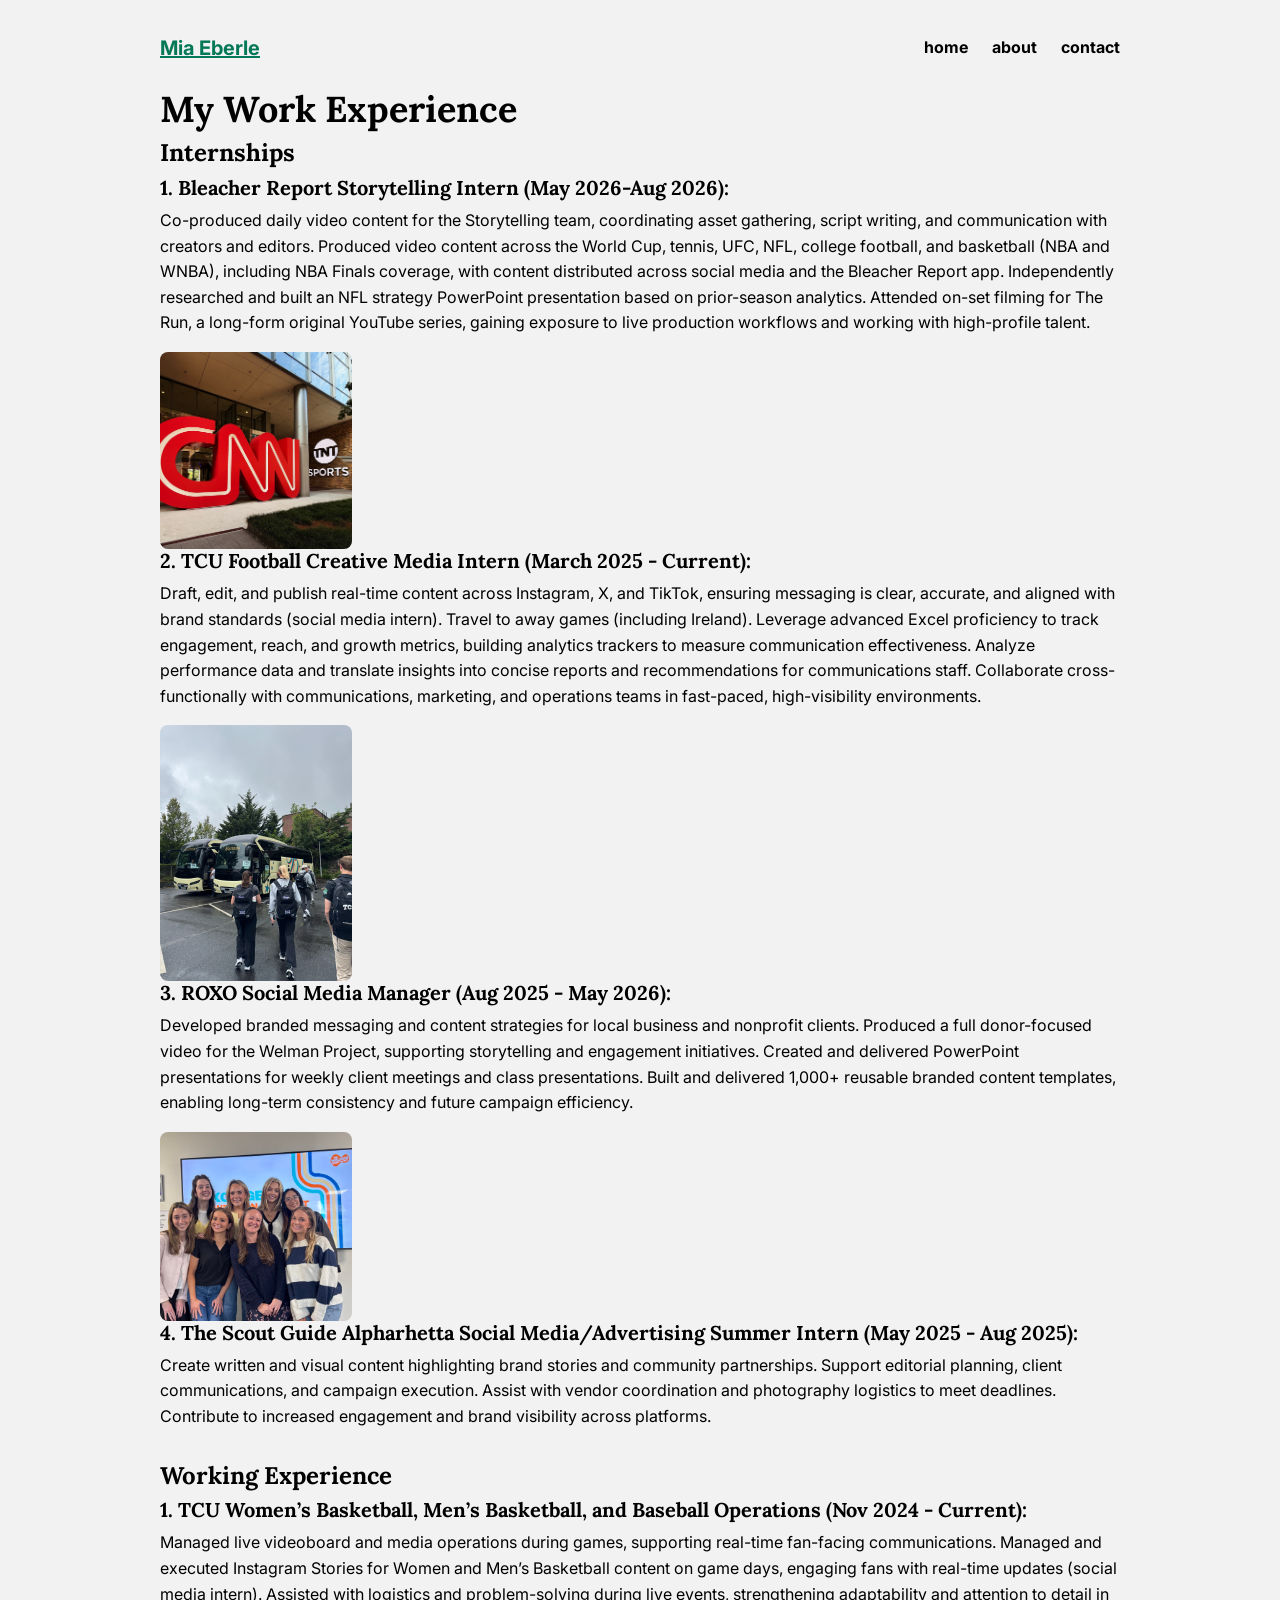
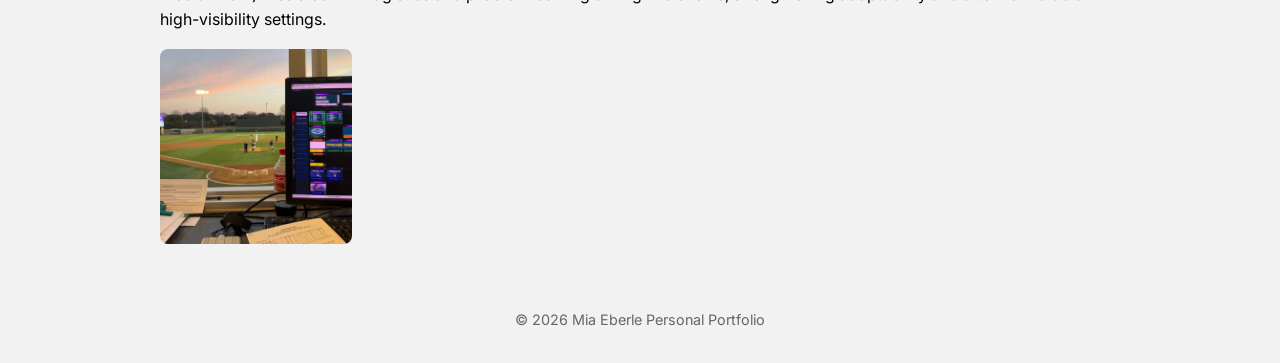
<file: projects/project1-original/about.html>
<!DOCTYPE html>
<html lang="en">
<head>
    <meta charset="UTF-8">
    <meta name="viewport" content="width=device-width, initial-scale=1.0">
    <title>About Mia Eberle | Portfolio</title>
    <link rel="stylesheet" href="css/styles.css">
</head>
<body>
<div class="page">
<div class="nav-container">
    <a class="site-name" href="index.html">Mia Eberle</a>
    <nav class="nav-links">
        <a href="index.html">home</a>
        <a href="about.html">about</a>
        <a href="index.html#contact">contact</a>
    </nav>
</div>



<main>
    <section>
        <h1>My Work Experience</h1>
        <h2>Internships</h2>
        <h3> 1. Bleacher Report Storytelling Intern (May 2026-Aug 2026): </h3>
            <p>Co-produced daily video content for the Storytelling team, coordinating asset gathering, script writing, and communication with creators and editors. Produced video content across the World Cup, tennis, UFC, NFL, college football, and basketball (NBA and WNBA), including NBA Finals coverage, with content distributed across social media and the Bleacher Report app. Independently researched and built an NFL strategy PowerPoint presentation based on prior-season analytics. Attended on-set filming for The Run, a long-form original YouTube series, gaining exposure to live production workflows and working with high-profile talent.</p>
                 <img class="about-photo" src="images/CNN_8.JPG" alt="the outside of the CNN building in Atlanta, Georgia where I worked as a summer intern!">
        <h3> 2. TCU Football Creative Media Intern (March 2025 - Current): </h3>
            <p>Draft, edit, and publish real-time content across Instagram, X, and TikTok, ensuring messaging is clear, accurate, and aligned with brand standards (social media intern). Travel to away games (including Ireland). Leverage advanced Excel proficiency to track engagement, reach, and growth metrics, building analytics trackers to measure communication effectiveness. Analyze performance data and translate insights into concise reports and recommendations for communications staff. Collaborate cross-functionally with communications, marketing, and operations teams in fast-paced, high-visibility environments.</p>
                <img class="about-photo" src="images/IMG_BUS_9.JPG" alt="Me working on a project for TCU Football as a creative media intern in Ireland!">
        <h3> 3. ROXO Social Media Manager (Aug 2025 - May 2026): </h3>
            <p>Developed branded messaging and content strategies for local business and nonprofit clients. Produced a full donor-focused video for the Welman Project, supporting storytelling and engagement initiatives. Created and delivered PowerPoint presentations for weekly client meetings and class presentations. Built and delivered 1,000+ reusable branded content templates, enabling long-term consistency and future campaign efficiency.</p>
                 <img class="about-photo" src="images/IMG_WELMAN_11.JPG" alt="My team and I presenting our final project for the Welman Project as a social media manager at ROXO!">
        <h3> 4. The Scout Guide Alpharhetta Social Media/Advertising Summer Intern (May 2025 - Aug 2025): </h3>
            <p>Create written and visual content highlighting brand stories and community partnerships. Support editorial planning, client communications, and campaign execution. Assist with vendor coordination and photography logistics to meet deadlines. Contribute to increased engagement and brand visibility across platforms.</p>
    </section>
    <section>
        <h2> Working Experience </h2>
        <h3> 1. TCU Women’s Basketball, Men’s Basketball, and Baseball Operations  (Nov 2024 - Current): </h3>
            <p>Managed live videoboard and media operations during games, supporting real-time fan-facing communications. Managed and executed Instagram Stories for Women and Men’s Basketball content on game days, engaging fans with real-time updates (social media intern). Assisted with logistics and problem-solving during live events, strengthening adaptability and attention to detail in high-visibility settings.</p>
                <img class="about-photo" src="images/IMG_BASEBALL_12.JPG" alt="Me working on the videoboard for TCU Baseball as a media operations intern!">
    </section>
</main>
</div>
<footer>
    <p>&copy; 2026 Mia Eberle Personal Portfolio</p>
</footer>
</body>
</html>
</file>
<file: css/styles.css>
@import url('https://fonts.googleapis.com/css2?family=Inter:wght@400;600&family=Lora:wght@400;700&display=swap');
/* ============================
   1. RESET
   ============================ */
*,
*::before,
*::after {
    box-sizing: border-box;
    margin: 0;
    padding: 0;
}
 
img {
    max-width: 100%;
    height: auto;
    display: block;
}
/* ============================
   2. DESIGN TOKENS
   ============================ */
:root {
    /* Color */
    --color-bg: #f2f2f2;
    --color-border-strong: #000000;
    --color-text: #000000;
    --color-text-muted: #666666;
    --color-muted: #f2eeee;
    --color-accent: #047857;
    --color-surface-alt: #ffffff;
    --color-border: #d9d9d9;
 
    /* Spacing — a modular scale */
    --space-sm: 0.5rem;
    --space-md: 1rem;
    --space-lg: 1.5rem;
    --space-xl: 2rem;
    --column-min: 12rem;
 
    /* Typography */
    --text-base: 1rem;
    --text-h3: 1.25rem;
    --text-h2: 1.5rem;
    --text-h1: 2.25rem;
    --text-small: 0.9rem;
    --leading-body: 1.6;
    --leading-heading: 1.2;
    --font-stack: 'Inter', system-ui, -apple-system, sans-serif;
    --font-serif: 'Lora', Georgia, serif;
    /* Layout */
    --page-width: 64rem;
    --reading-width: 70ch;
    --radius-md: 8px;
    --image-small: 6rem;
    --image-about: 12rem;
    --header-min-height: 18rem;
    --border-thin: 1px;
    --border-medium: 2px;
    --border-heavy: 4px;
    --transition-fast: 0.2s;
 
    /* Effects */
    --shadow-card: 0 4px 20px rgba(0, 0, 0, 0.08);
    --shadow-sm: 0 2px 8px rgba(0, 0, 0, 0.08);
}
/* ============================
   3. BASE ELEMENT STYLES
   ============================ */
body {
    background-color: var(--color-bg);
    color: var(--color-text);
    font-size: var(--text-base);
    line-height: var(--leading-body);
    font-family: var(--font-stack);
}
 
h1, h2, h3 {
    font-family: var(--font-serif);
    line-height: var(--leading-heading);
}
h1 { font-size: var(--text-h1); }
h2 { font-size: var(--text-h2); }
h3 { font-size: var(--text-h3); }
 
h1, h2, h3 { margin-bottom: var(--space-sm); }
p { margin-bottom: var(--space-md); }
p:last-child { margin-bottom: 0; }
 
a { color: var(--color-accent); }

a:focus-visible {
    outline: var(--border-medium) solid var(--color-accent);
    outline-offset: var(--outline-offset);
}
 
ul { list-style: none; }
/* ============================
   4. LAYOUT
   Breakpoints used in this file:
     768px  — tablet and larger
   (CSS variables cannot be used inside @media conditions,
    so breakpoints are documented here instead of tokenized.)
   ========================== */
.page {
    max-width: var(--page-width);
    margin: 0 auto;
    padding: var(--space-xl);
}
 
/* Top bar: name + nav */
.nav-container {
    display: flex;
    justify-content: space-between;
    align-items: center;
    flex-wrap: wrap;
    gap: var(--space-md);
    margin-bottom: var(--space-lg);
}

.nav-container > * {
    min-width: var(--column-min);
}

.nav-links {
    display: flex;
    flex-wrap: wrap;
    gap: var(--space-lg);
}
 
.site-name {
    font-weight: bold;
    font-size: var(--text-h3);
    margin: 0;
    max-width: none;
    text-align: left;
}
 
.nav-links a {
    color: var(--color-text);
    font-weight: bold;
}
 
/* Header layout */
header {
    display: flex;
    flex-wrap: wrap;
    align-items: center;
    gap: var(--space-md);
    padding: var(--space-lg);
    background-color: var(--color-surface-alt);
    border-radius: var(--radius-md);
    box-shadow: var(--shadow-card);
    min-height: var(--header-min-height);
    margin-bottom: var(--space-xl);
}
 
header div {
    flex: 1;
    min-width: var(--column-min);
}
 
 
/* nav + section spacing */
.nav-links a {
    color: var(--color-text);
    text-decoration: none;
    transition: color var(--transition-fast);
}
.nav-links a:hover {
    color: var(--color-accent);
}
 
section, aside {
    margin-bottom: var(--space-xl);
}
 
.header-text p, #learn p {
    max-width: var(--reading-width);
    margin-left: auto;
    margin-right: auto;
}
 
/* Intro + skills sections */
#learn, #skills {
    text-align: center;
}
 
#learn h2, #skills h2 {
    text-decoration: underline;
}
 
#projects h2, #contact h2, #resources h2 {
    text-decoration: underline;
}
 
#projects, #contact, #resources {
    background-color: var(--color-surface-alt);
    border-left: var(--border-heavy) solid var(--color-border-strong);
    border-radius: var(--radius-md);
    box-shadow: var(--shadow-card);
    padding: var(--space-lg);
}
 
.project-card {
    border: var(--border-thin) solid var(--color-border);
    border-radius: var(--radius-md);
    box-shadow: var(--shadow-sm);
    padding: var(--space-md);
}
 
.project-card time {
    color: var(--color-text-muted);
    font-size: var(--text-small);
}
 
#contact ul {
    display: flex;
    flex-wrap: wrap;
    gap: var(--space-sm) var(--space-lg);
}
 
#contact a, #resources a {
    font-weight: 600;
}
 
#resources ul {
    display: grid;
    gap: var(--space-sm);
    margin-bottom: var(--space-lg);
}

footer {
    padding: 0 var(--space-xl) var(--space-xl);
    text-align: center;
    color: var(--color-text-muted);
    font-size: var(--text-small);
}
 
#skills {
    margin-top: var(--space-xl);
}

.about {
    display: flex;
    flex-wrap: wrap;
    align-items: center;
    gap: var(--space-lg);
}

.about-image {
    flex: 1;
    min-width: var(--column-min);
}

.about-image img {
    width: 100%;
    border-radius: var(--radius-md);
}

.about-photo {
    width: var(--image-about);
    border-radius: var(--radius-md);
    margin-top: var(--space-sm);
}

.about-text {
    flex: 2;
    min-width: var(--column-min);
    max-width: var(--reading-width);
}

.project-list {
    list-style: none;
    padding-left: 0;
    display: grid;
    grid-template-columns: 1fr;
    gap: var(--space-lg);
}
@media (min-width: 768px) {
    .project-list { grid-template-columns: 1fr 1fr; }
    .project-card.featured { grid-column: span 2; }
}
 
.skills-grid {
    list-style: none;
    padding-left: 0;
    display: grid;
    grid-template-columns: repeat(auto-fit, minmax(var(--column-min), 1fr));
    gap: var(--space-md);
}
 
.skill-card {
    padding: var(--space-md);
    background-color: var(--color-surface-alt);
    border-radius: var(--radius-md);
}
 
.mini-photos {
    display: flex;
    flex-direction: row;
    justify-content: center;
    gap: var(--space-sm);
    width: 100%;
    margin: 0 auto var(--space-xl);
}
 
.mini-photos img {
    width: var(--image-small);
    border-radius: var(--radius-md);
    aspect-ratio: 1 / 1;
    object-fit: cover;
}

.portfolio-home {
    --color-bg: #f6f7f3;
    --color-text: #1c2924;
    --color-text-muted: #4c5d55;
    --color-accent: #08634b;
    --color-surface-alt: #ffffff;
    --color-border: #d8e1da;
    --color-border-strong: #c4d5ca;
    --space-section: clamp(3rem, 7vw, 5.5rem);
    background: var(--color-bg);
}

.portfolio-home .page {
    max-width: 76rem;
    padding: 1.25rem clamp(1rem, 4vw, 3rem) 2rem;
}

.portfolio-home a {
    text-underline-offset: 0.18em;
}

.portfolio-home a:focus-visible {
    outline: 3px solid var(--color-accent);
    outline-offset: 4px;
}

.skip-link {
    position: absolute;
    top: 0.75rem;
    left: 0.75rem;
    z-index: 1;
    padding: 0.65rem 0.9rem;
    transform: translateY(-160%);
    border-radius: var(--radius-md);
    background: var(--color-text);
    color: #ffffff;
}

.skip-link:focus {
    transform: translateY(0);
}

.portfolio-home .nav-container {
    min-height: 3.5rem;
    margin-bottom: 1.5rem;
}

.portfolio-home .nav-container > * {
    min-width: 0;
}

.portfolio-home .site-name {
    color: var(--color-text);
    text-decoration: none;
}

.portfolio-home .nav-links {
    gap: clamp(0.75rem, 2.5vw, 1.75rem);
}

.portfolio-home .nav-links a {
    font-size: 0.95rem;
}

.portfolio-home .hero {
    display: grid;
    grid-template-columns: minmax(0, 1.5fr) minmax(13rem, 0.75fr);
    align-items: center;
    gap: clamp(1.5rem, 5vw, 4rem);
    min-height: 22rem;
    margin-bottom: var(--space-section);
    padding: clamp(1.5rem, 5vw, 4rem);
    border: 1px solid var(--color-border);
    background: linear-gradient(125deg, #ffffff 48%, #eaf2ec 100%);
}

.portfolio-home .hero-copy {
    min-width: 0;
}

.eyebrow,
.portfolio-home .project-number {
    margin-bottom: 0.65rem;
    color: var(--color-accent);
    font-size: 0.78rem;
    font-weight: 700;
    letter-spacing: 0.1em;
    text-transform: uppercase;
}

.portfolio-home .hero h1 {
    margin-bottom: 1rem;
    font-size: clamp(2.75rem, 7vw, 5rem);
    letter-spacing: -0.045em;
}

.portfolio-home .hero-lede {
    max-width: 38rem;
    margin-bottom: 1.5rem;
    color: var(--color-text-muted);
    font-size: clamp(1.1rem, 2vw, 1.35rem);
}

.portfolio-home .button-link {
    display: inline-block;
    padding: 0.75rem 1.1rem;
    border: 2px solid var(--color-accent);
    border-radius: var(--radius-md);
    background: var(--color-accent);
    color: #ffffff;
    font-weight: 700;
    text-decoration: none;
}

.portfolio-home .button-link:hover {
    background: #064b39;
}

.portfolio-home .hero-image {
    width: min(100%, 18rem);
    aspect-ratio: 4 / 5;
    justify-self: end;
    border-radius: 48% 48% 1rem 1rem;
    object-fit: cover;
    object-position: center 35%;
}

.portfolio-home .content-section {
    margin-bottom: var(--space-section);
}

.portfolio-home .content-section h2 {
    margin-bottom: 1rem;
    font-size: clamp(1.8rem, 4vw, 2.5rem);
    text-decoration: none;
}

.portfolio-home .about-section {
    max-width: 54rem;
}

.portfolio-home .about-section > p:not(.eyebrow) {
    max-width: 70ch;
    color: var(--color-text-muted);
}

.portfolio-home .section-heading {
    max-width: 48rem;
    margin-bottom: 1.5rem;
}

.portfolio-home .section-heading > p:last-child {
    color: var(--color-text-muted);
}

.portfolio-home #projects,
.portfolio-home #contact {
    padding: 0;
    border: 0;
    border-radius: 0;
    background: transparent;
    box-shadow: none;
}

.portfolio-home .project-list {
    grid-template-columns: repeat(2, minmax(0, 1fr));
    gap: 1rem;
}

.portfolio-home .project-card {
    display: flex;
    flex-direction: column;
    min-height: 18rem;
    padding: clamp(1.25rem, 3vw, 1.75rem);
    border-color: var(--color-border);
    background: var(--color-surface-alt);
    box-shadow: 0 5px 18px rgba(28, 41, 36, 0.05);
}

.portfolio-home .project-card h3 {
    margin-bottom: 0.75rem;
}

.portfolio-home .project-card h3 a {
    color: var(--color-text);
    text-decoration-color: var(--color-accent);
}

.portfolio-home .project-card > p:not(.project-number) {
    color: var(--color-text-muted);
}

.portfolio-home .project-card .technology-list {
    margin-top: auto;
    padding-top: 0.75rem;
    color: var(--color-text);
    font-size: 0.9rem;
}

.portfolio-home .project-card .technology-list strong {
    color: var(--color-accent);
}

.portfolio-home .skills-grid {
    grid-template-columns: repeat(auto-fit, minmax(min(100%, 13rem), 1fr));
    gap: 1rem;
}

.portfolio-home .skill-card {
    padding: 1.25rem;
    border: 1px solid var(--color-border);
    background: var(--color-surface-alt);
}

.portfolio-home .skill-card h3 {
    margin-bottom: 0.5rem;
}

.portfolio-home .skill-card p {
    color: var(--color-text-muted);
}

.portfolio-home .contact-section {
    padding: clamp(1.5rem, 4vw, 2.5rem) !important;
    border: 1px solid var(--color-border-strong) !important;
    border-radius: var(--radius-md) !important;
    background: #eaf2ec !important;
    box-shadow: none !important;
}

.portfolio-home .contact-section > p:not(.eyebrow) {
    color: var(--color-text-muted);
}

.portfolio-home .contact-links {
    display: flex;
    flex-wrap: wrap;
    gap: 0.75rem 1.5rem;
}

.portfolio-home .contact-links a {
    font-weight: 700;
}

.portfolio-home .site-footer {
    padding: 0 1rem 1.5rem;
}

@media (max-width: 700px) {
    .portfolio-home .hero {
        grid-template-columns: 1fr;
    }

    .portfolio-home .hero-image {
        width: min(70%, 16rem);
        justify-self: start;
    }
}

@media (max-width: 560px) {
    .portfolio-home .nav-container {
        align-items: flex-start;
    }

    .portfolio-home .nav-links {
        width: 100%;
        gap: 0.6rem 1rem;
    }

    .portfolio-home .project-list {
        grid-template-columns: 1fr;
    }
}

.experience-page {
    --color-bg: #f6f7f3;
    --color-text: #1c2924;
    --color-text-muted: #4c5d55;
    --color-accent: #08634b;
    --color-border: #d8e1da;
    background: var(--color-bg);
}

.experience-page .page {
    max-width: 76rem;
    padding: 1.25rem clamp(1rem, 4vw, 3rem) 2rem;
}

.experience-page .nav-container {
    min-height: 3.5rem;
    margin-bottom: 2rem;
}

.experience-page .nav-container > * {
    min-width: 0;
}

.experience-page .site-name {
    color: var(--color-text);
    text-decoration: none;
}

.experience-page .nav-links {
    gap: clamp(0.75rem, 2.5vw, 1.75rem);
}

.experience-page .nav-links a {
    font-size: 0.95rem;
}

.experience-page main > h1 {
    margin-bottom: 2rem;
    font-size: clamp(2rem, 5vw, 3rem);
}

.experience-page .experience-list {
    margin-bottom: 3rem;
}

.experience-page .experience-list > h2 {
    margin-bottom: 0.5rem;
    font-size: 1.6rem;
}

.experience-page .experience-item {
    display: grid;
    grid-template-columns: minmax(0, 1fr) 12rem;
    align-items: center;
    gap: 1.5rem;
    padding: 1.5rem 0;
    border-bottom: 1px solid var(--color-border);
}

.experience-page .experience-item h3 {
    margin-bottom: 0.4rem;
    font-size: 1.2rem;
}

.experience-page .experience-item p {
    max-width: 72ch;
    color: var(--color-text-muted);
}

.experience-page .experience-item .experience-date {
    margin-bottom: 0.65rem;
    color: var(--color-accent);
    font-size: 0.9rem;
    font-weight: 600;
}

.experience-page .experience-item img {
    width: 12rem;
    aspect-ratio: 4 / 5;
    border-radius: 48% 48% 1rem 1rem;
    object-fit: cover;
}

.experience-page .site-footer {
    padding: 0 1rem 1.5rem;
}

.experience-page a:focus-visible {
    outline: 3px solid var(--color-accent);
    outline-offset: 4px;
}

@media (max-width: 600px) {
    .experience-page .nav-container {
        align-items: flex-start;
    }

    .experience-page .nav-links {
        width: 100%;
        gap: 0.6rem 1rem;
    }

    .experience-page .experience-item {
        grid-template-columns: minmax(0, 1fr) 8rem;
        gap: 1rem;
    }

    .experience-page .experience-item img {
        width: 8rem;
    }
}
</file>
<file: projects/project-zed/css/styles.css>
:root {
    --color-page: #ceb9e4;
    --color-surface: #ffffff;
    --color-text: #05000a;
    --color-muted: #40536b;
    --color-primary: #3f177e;
    --color-primary-hover: #220441;
    --color-error: #8b1e1e;
    --color-focus: #a33b00;
    --space-small: 0.5rem;
    --space-medium: 1rem;
    --space-large: 1.5rem;
    --space-card: 2rem;
}

* {
    box-sizing: border-box;
}



body {
    min-height: 100vh;
    margin: 0;
    display: flex;
    flex-direction: column;
    background: var(--color-page);
    color: var(--color-text);
    font-family: Arial, Helvetica, sans-serif;
    line-height: 1.5;
}

.site-header,
.site-footer {
    padding: var(--space-large) var(--space-medium);
    text-align: center;
}

.site-header {
    padding: var(--space-large) var(--space-medium);
}

.site-header h1 {
    margin: 0;
    color: var(--color-primary);
    background: linear-gradient(110deg, #321064, #8546bd 55%, #3f177e);
    background-clip: text;
    -webkit-text-fill-color: transparent;
    font-size: clamp(2.75rem, 8vw, 4.5rem);
    font-weight: 900;
    letter-spacing: -0.055em;
    line-height: 1.05;
    text-shadow: 0 0.125rem 0.75rem rgb(63 23 126 / 18%);
}

.site-header h1::after {
    display: block;
    width: 5rem;
    height: 0.25rem;
    margin: 0.625rem auto 0;
    border-radius: 999px;
    background: linear-gradient(90deg, #8546bd, #3f177e);
    content: "";
}

.site-header p,
.site-footer p {
    margin: var(--space-small) 0 0;
    color: var(--color-muted);
}

.site-header p {
    max-width: 38rem;
    margin: var(--space-medium) auto 0;
    color: #30223e;
    font-size: 1.125rem;
    font-weight: 600;
    line-height: 1.6;
}

.site-nav {
    display: flex;
    justify-content: center;
    gap: var(--space-small);
    padding: 0 var(--space-medium);
}

.site-nav a {
    padding: 0.5rem 1rem;
    border: 1px solid var(--color-primary);
    border-radius: 999px;
    color: var(--color-primary);
    font-weight: 700;
    text-decoration: none;
}

.site-nav a:hover,
.site-nav a.is-current {
    background: var(--color-primary);
    color: var(--color-surface);
}

.page-content {
    width: min(100% - 2rem, 38rem);
    margin: auto;
    padding: var(--space-medium) 0;
}

.countdown-card {
    width: min(100% - 2rem, 48rem);
    margin: 0 auto var(--space-medium);
    padding: var(--space-large);
    border: 2px solid var(--color-primary);
    border-radius: 1rem;
    background: var(--color-surface);
    box-shadow: 0 0.5rem 1.5rem rgb(63 23 126 / 16%);
    text-align: center;
}

.bucket-list-card {
    margin-top: var(--space-large);
    padding: var(--space-card);
    border-radius: 0.75rem;
    background: var(--color-surface);
    box-shadow: 0 0.25rem 1rem rgb(23 43 67 / 12%);
}

.pace-card {
    margin-top: var(--space-large);
    padding: var(--space-card);
    border-radius: 0.75rem;
    background: var(--color-surface);
    box-shadow: 0 0.25rem 1rem rgb(23 43 67 / 12%);
    overflow: hidden;
    position: relative;
}

.pace-card::before {
    position: absolute;
    top: 0;
    right: 0;
    left: 0;
    height: 0.375rem;
    background: linear-gradient(90deg, #7d4ab8, #d3a6ed, #7d4ab8);
    content: "";
}

.countdown-card h2 {
    margin: 0;
    color: var(--color-primary);
    font-size: 2rem;
    line-height: 1.2;
}

.countdown-message {
    margin: 0 0 var(--space-medium);
    color: var(--color-muted);
    font-size: 0.8125rem;
}

.countdown-clock {
    display: grid;
    grid-template-columns: repeat(4, minmax(0, 1fr));
    gap: var(--space-small);
    margin: 0 auto var(--space-large);
}

.countdown-unit {
    padding: 0.625rem 0.25rem;
    border: 2px solid #b79bd4;
    border-radius: 0.625rem;
    background: #f8f4fc;
}

.countdown-number,
.countdown-unit-label {
    display: block;
}

.countdown-number {
    color: var(--color-primary);
    font-size: clamp(1.75rem, 8vw, 3.25rem);
    font-weight: 700;
    font-variant-numeric: tabular-nums;
    line-height: 1.1;
}

.countdown-unit-label {
    color: var(--color-muted);
    font-size: 0.75rem;
    font-weight: 700;
    text-transform: uppercase;
}

.countdown-date-form {
    grid-template-columns: minmax(0, 1fr) auto;
    align-items: end;
    text-align: left;
}

.countdown-date-form label {
    grid-column: 1 / -1;
}

.countdown-date-form button {
    margin-top: 0;
}

.bucket-list-card h2 {
    margin: 0 0 var(--space-large);
    color: var(--color-primary);
    font-size: 1.75rem;
    font-weight: 800;
    letter-spacing: -0.025em;
}

.pace-card h2 {
    margin: 0;
    font-size: 1.5rem;
}

.pace-heading {
    display: flex;
    align-items: center;
    justify-content: space-between;
    gap: var(--space-medium);
}

.pace-eyebrow {
    margin: 0 0 0.125rem;
    color: var(--color-primary);
    font-size: 0.75rem;
    font-weight: 700;
    letter-spacing: 0.1em;
}

.pace-label {
    flex: 0 0 auto;
    padding: 0.35rem 0.75rem;
    border-radius: 999px;
    background: #eee7f6;
    color: var(--color-primary);
    font-size: 0.875rem;
    font-weight: 700;
}

.pace-overview {
    display: grid;
    grid-template-columns: 10rem minmax(0, 1fr);
    align-items: center;
    gap: var(--space-large);
    margin-top: var(--space-large);
}

.pace-progress {
    display: grid;
    width: 10rem;
    aspect-ratio: 1;
    place-items: center;
    border-radius: 50%;
    background: conic-gradient(
        var(--color-primary) var(--pace-progress, 0%),
        #eadff4 var(--pace-progress, 0%)
    );
}

.pace-progress-center {
    display: flex;
    width: calc(100% - 1.25rem);
    aspect-ratio: 1;
    flex-direction: column;
    align-items: center;
    justify-content: center;
    border-radius: 50%;
    background: var(--color-surface);
}

.pace-progress-center strong {
    color: var(--color-primary);
    font-size: 2.5rem;
    line-height: 1.1;
}

.pace-progress-center span {
    color: var(--color-muted);
    font-size: 0.875rem;
}

.pace-details {
    min-width: 0;
}

.countdown-message {
    margin: var(--space-medium) 0 var(--space-large);
    font-size: 1.5rem;
    font-weight: 700;
}

.pace-message {
    min-height: 3em;
    margin: 0 0 var(--space-medium);
    font-size: 1rem;
    font-weight: 700;
}

.pace-stats {
    display: grid;
    grid-template-columns: repeat(3, minmax(0, 1fr));
    gap: var(--space-small);
    padding-top: var(--space-medium);
    border-top: 1px solid #e7deef;
}

.pace-stat {
    display: flex;
    flex-direction: column;
    gap: 0.125rem;
}

.pace-stat strong {
    color: var(--color-primary);
    font-size: 1.375rem;
}

.pace-stat span {
    color: var(--color-muted);
    font-size: 0.75rem;
    line-height: 1.3;
}

form {
    display: grid;
    gap: var(--space-small);
}

label {
    font-weight: 700;
}

input,
select,
textarea,
button {
    min-height: 2.75rem;
    padding: 0.625rem 0.75rem;
    border: 1px solid var(--color-muted);
    border-radius: 0.375rem;
    font: inherit;
}

input {
    background: var(--color-surface);
    color: var(--color-text);
}

select {
    background: var(--color-surface);
    color: var(--color-text);
}

button {
    margin-top: var(--space-small);
    border-color: var(--color-primary);
    background: var(--color-primary);
    color: var(--color-surface);
    font-weight: 700;
    cursor: pointer;
}

button:hover {
    border-color: var(--color-primary-hover);
    background: var(--color-primary-hover);
}

/* Keep the keyboard focus easy to spot on every interactive control. */
:focus-visible {
    outline: 3px solid var(--color-focus);
    outline-offset: 3px;
}

.form-message {
    min-height: 1.5em;
    margin: var(--space-medium) 0 0;
    color: var(--color-error);
}

.list-status {
    min-height: 1.5em;
    margin: var(--space-medium) 0 0;
    color: var(--color-muted);
}

.bucket-list {
    display: grid;
    gap: var(--space-small);
    margin: 0;
    padding: 0;
    list-style: none;
}

.bucket-list-item {
    display: grid;
    grid-template-columns: auto 1fr auto;
    align-items: center;
    gap: var(--space-medium);
    padding: var(--space-medium);
    border: 1px solid var(--color-muted);
    border-radius: 0.375rem;
}

/* NEW: Keep each bucket-list completion checkbox easy to see and use. */
.bucket-checkbox {
    width: 1.25rem;
    height: 1.25rem;
    min-height: auto;
    margin: 0;
    padding: 0;
    accent-color: var(--color-primary);
}

.bucket-item-name {
    margin: 0;
    overflow-wrap: anywhere;
}

.bucket-item-name.is-done {
    text-decoration: line-through;
}

.item-tag {
    flex: 0 0 auto;
    padding: 0.125rem 0.5rem;
    border-radius: 999px;
    background: var(--color-page);
    color: var(--color-text);
    font-size: 0.875rem;
    font-weight: 700;
}

.site-footer {
    margin-top: auto;
}

.applications-intro,
.application-form-card,
.application-list-card {
    padding: var(--space-card);
    border-radius: 0.75rem;
    background: var(--color-surface);
    box-shadow: 0 0.25rem 1rem rgb(23 43 67 / 12%);
}

.application-form-card,
.application-list-card {
    margin-top: var(--space-large);
}

.applications-intro h2,
.application-form-card h2,
.application-list-card h2 {
    margin: 0 0 var(--space-small);
    font-size: 1.5rem;
}

.applications-intro h2 {
    color: var(--color-primary);
    font-size: 1.75rem;
    font-weight: 800;
    letter-spacing: -0.025em;
}

.applications-intro p {
    margin: 0;
    color: var(--color-muted);
}

.application-stats {
    display: grid;
    grid-template-columns: repeat(5, minmax(0, 1fr));
    gap: var(--space-small);
    margin-top: var(--space-medium);
}

.application-stat {
    padding: var(--space-medium);
    border-radius: 0.5rem;
    text-align: center;
}

.application-stat strong {
    display: block;
    color: var(--color-primary);
    font-size: 1.75rem;
}

.application-stat span {
    display: block;
    font-size: 0.875rem;
}

.application-controls {
    display: grid;
    grid-template-columns: minmax(0, 1fr) minmax(10rem, 0.55fr);
    gap: var(--space-medium);
    margin: var(--space-medium) 0;
}

.application-controls label {
    display: grid;
    gap: var(--space-small);
}

.application-form {
    grid-template-columns: repeat(2, minmax(0, 1fr));
}

.application-form .form-field {
    display: grid;
    gap: var(--space-small);
}

.application-form .form-field-wide,
.application-form button {
    grid-column: 1 / -1;
}

.application-list {
    display: grid;
    gap: var(--space-medium);
    margin: 0;
    padding: 0;
    list-style: none;
}

.application-item {
    padding: var(--space-medium);
    border: 1px solid #b8a5cf;
    border-radius: 0.5rem;
}

.application-item-header {
    display: flex;
    align-items: flex-start;
    justify-content: space-between;
    gap: var(--space-medium);
}

.application-item h3 {
    margin: 0;
    overflow-wrap: anywhere;
}

.application-company {
    margin: 0.125rem 0 var(--space-small);
    color: var(--color-muted);
}

.application-status {
    flex: 0 0 auto;
    padding: 0.2rem 0.6rem;
    border-radius: 999px;
    background: #eee7f6;
    color: var(--color-primary);
    font-size: 0.875rem;
    font-weight: 700;
}

.application-status.status-interviewing {
    background: #fff1cc;
    color: #654500;
}

.application-status.status-accepted {
    background: #e2f5e8;
    color: #14552b;
}

.application-status.status-denied {
    background: #fbe6e6;
    color: #7a2020;
}

.application-meta,
.application-notes {
    margin: var(--space-small) 0 0;
    overflow-wrap: anywhere;
}

.application-reminder {
    color: var(--color-error);
    font-weight: 700;
}

.application-item-actions {
    display: flex;
    align-items: end;
    gap: var(--space-small);
    margin-top: var(--space-medium);
}

.application-item-actions label {
    display: grid;
    flex: 1;
    gap: var(--space-small);
}

.application-item-actions button {
    margin-top: 0;
    border-color: var(--color-error);
    background: var(--color-surface);
    color: var(--color-error);
}

.application-item-actions button:hover {
    background: #fff0f0;
}

.application-empty {
    padding: var(--space-medium);
    border: 1px dashed #b8a5cf;
    border-radius: 0.5rem;
    color: var(--color-muted);
    text-align: center;
}

@media (max-width: 30rem) {
    .pace-card,
    .bucket-list-card,
    .applications-intro,
    .application-form-card,
    .application-list-card {
        padding: var(--space-large);
    }

    .application-stats {
        grid-template-columns: repeat(2, minmax(0, 1fr));
    }

    .application-controls,
    .application-form {
        grid-template-columns: 1fr;
    }

    .countdown-card {
        padding: var(--space-medium);
    }

    .countdown-clock {
        gap: 0.375rem;
    }

    .countdown-unit {
        padding: 0.5rem 0.125rem;
    }

    .countdown-unit-label {
        font-size: 0.625rem;
    }

    .countdown-date-form {
        grid-template-columns: 1fr;
    }

    .countdown-date-form label {
        grid-column: auto;
    }

    .pace-heading {
        align-items: flex-start;
        flex-direction: column;
    }

    .pace-overview {
        grid-template-columns: 1fr;
        justify-items: center;
        gap: var(--space-medium);
    }

    .pace-details {
        width: 100%;
    }

    .pace-message {
        text-align: center;
    }

    .application-form .form-field-wide,
    .application-form button {
        grid-column: auto;
    }

    .application-item-header,
    .application-item-actions {
        align-items: stretch;
        flex-direction: column;
    }
}
</file>
<file: projects/project1-original/css/styles.css>
@import url('https://fonts.googleapis.com/css2?family=Inter:wght@400;600&family=Lora:wght@400;700&display=swap');
/* ============================
   1. RESET
   ============================ */
*,
*::before,
*::after {
    box-sizing: border-box;
    margin: 0;
    padding: 0;
}
 
img {
    max-width: 100%;
    height: auto;
    display: block;
}
/* ============================
   2. DESIGN TOKENS
   ============================ */
:root {
    /* Color */
    --color-bg: #f2f2f2;
    --color-border-strong: #000000;
    --color-text: #000000;
    --color-text-muted: #666666;
    --color-muted: #f2eeee;
    --color-accent: #047857;
    --color-surface-alt: #ffffff;
    --color-border: #d9d9d9;
 
    /* Spacing — a modular scale */
    --space-sm: 0.5rem;
    --space-md: 1rem;
    --space-lg: 1.5rem;
    --space-xl: 2rem;
    --column-min: 12rem;
 
    /* Typography */
    --text-base: 1rem;
    --text-h3: 1.25rem;
    --text-h2: 1.5rem;
    --text-h1: 2.25rem;
    --text-small: 0.9rem;
    --leading-body: 1.6;
    --leading-heading: 1.2;
    --font-stack: 'Inter', system-ui, -apple-system, sans-serif;
    --font-serif: 'Lora', Georgia, serif;
    /* Layout */
    --page-width: 64rem;
    --reading-width: 70ch;
    --radius-md: 8px;
    --image-small: 6rem;
    --image-about: 12rem;
    --header-min-height: 18rem;
    --border-thin: 1px;
    --border-medium: 2px;
    --border-heavy: 4px;
    --transition-fast: 0.2s;
 
    /* Effects */
    --shadow-card: 0 4px 20px rgba(0, 0, 0, 0.08);
    --shadow-sm: 0 2px 8px rgba(0, 0, 0, 0.08);
}
/* ============================
   3. BASE ELEMENT STYLES
   ============================ */
body {
    background-color: var(--color-bg);
    color: var(--color-text);
    font-size: var(--text-base);
    line-height: var(--leading-body);
    font-family: var(--font-stack);
}
 
h1, h2, h3 {
    font-family: var(--font-serif);
    line-height: var(--leading-heading);
}
h1 { font-size: var(--text-h1); }
h2 { font-size: var(--text-h2); }
h3 { font-size: var(--text-h3); }
 
h1, h2, h3 { margin-bottom: var(--space-sm); }
p { margin-bottom: var(--space-md); }
p:last-child { margin-bottom: 0; }
 
a { color: var(--color-accent); }

a:focus-visible {
    outline: var(--border-medium) solid var(--color-accent);
    outline-offset: var(--outline-offset);
}
 
ul { list-style: none; }
/* ============================
   4. LAYOUT
   Breakpoints used in this file:
     768px  — tablet and larger
   (CSS variables cannot be used inside @media conditions,
    so breakpoints are documented here instead of tokenized.)
   ========================== */
.page {
    max-width: var(--page-width);
    margin: 0 auto;
    padding: var(--space-xl);
}
 
/* Top bar: name + nav */
.nav-container {
    display: flex;
    justify-content: space-between;
    align-items: center;
    flex-wrap: wrap;
    gap: var(--space-md);
    margin-bottom: var(--space-lg);
}

.nav-container > * {
    min-width: var(--column-min);
}

.nav-links {
    display: flex;
    flex-wrap: wrap;
    gap: var(--space-lg);
}
 
.site-name {
    font-weight: bold;
    font-size: var(--text-h3);
    margin: 0;
    max-width: none;
    text-align: left;
}
 
.nav-links a {
    color: var(--color-text);
    font-weight: bold;
}
 
/* Header layout */
header {
    display: flex;
    flex-wrap: wrap;
    align-items: center;
    gap: var(--space-md);
    padding: var(--space-lg);
    background-color: var(--color-surface-alt);
    border-radius: var(--radius-md);
    box-shadow: var(--shadow-card);
    min-height: var(--header-min-height);
    margin-bottom: var(--space-xl);
}
 
header div {
    flex: 1;
    min-width: var(--column-min);
}
 
 
/* nav + section spacing */
.nav-links a {
    color: var(--color-text);
    text-decoration: none;
    transition: color var(--transition-fast);
}
.nav-links a:hover {
    color: var(--color-accent);
}
 
section, aside {
    margin-bottom: var(--space-xl);
}
 
.header-text p, #learn p {
    max-width: var(--reading-width);
    margin-left: auto;
    margin-right: auto;
}
 
/* Intro + skills sections */
#learn, #skills {
    text-align: center;
}
 
#learn h2, #skills h2 {
    text-decoration: underline;
}
 
#projects h2, #contact h2, #resources h2 {
    text-decoration: underline;
}
 
#projects, #contact, #resources {
    background-color: var(--color-surface-alt);
    border-left: var(--border-heavy) solid var(--color-border-strong);
    border-radius: var(--radius-md);
    box-shadow: var(--shadow-card);
    padding: var(--space-lg);
}
 
.project-card {
    border: var(--border-thin) solid var(--color-border);
    border-radius: var(--radius-md);
    box-shadow: var(--shadow-sm);
    padding: var(--space-md);
}
 
.project-card time {
    color: var(--color-text-muted);
    font-size: var(--text-small);
}
 
#contact ul {
    display: flex;
    flex-wrap: wrap;
    gap: var(--space-sm) var(--space-lg);
}
 
#contact a, #resources a {
    font-weight: 600;
}
 
#resources ul {
    display: grid;
    gap: var(--space-sm);
    margin-bottom: var(--space-lg);
}

footer {
    padding: 0 var(--space-xl) var(--space-xl);
    text-align: center;
    color: var(--color-text-muted);
    font-size: var(--text-small);
}
 
#skills {
    margin-top: var(--space-xl);
}

.about {
    display: flex;
    flex-wrap: wrap;
    align-items: center;
    gap: var(--space-lg);
}

.about-image {
    flex: 1;
    min-width: var(--column-min);
}

.about-image img {
    width: 100%;
    border-radius: var(--radius-md);
}

.about-photo {
    width: var(--image-about);
    border-radius: var(--radius-md);
    margin-top: var(--space-sm);
}

.about-text {
    flex: 2;
    min-width: var(--column-min);
    max-width: var(--reading-width);
}

.project-list {
    list-style: none;
    padding-left: 0;
    display: grid;
    grid-template-columns: 1fr;
    gap: var(--space-lg);
}
@media (min-width: 768px) {
    .project-list { grid-template-columns: 1fr 1fr; }
    .project-card.featured { grid-column: span 2; }
}
 
.skills-grid {
    list-style: none;
    padding-left: 0;
    display: grid;
    grid-template-columns: repeat(auto-fit, minmax(var(--column-min), 1fr));
    gap: var(--space-md);
}
 
.skill-card {
    padding: var(--space-md);
    background-color: var(--color-surface-alt);
    border-radius: var(--radius-md);
}
 
.mini-photos {
    display: flex;
    flex-direction: row;
    justify-content: center;
    gap: var(--space-sm);
    width: 100%;
    margin: 0 auto var(--space-xl);
}
 
.mini-photos img {
    width: var(--image-small);
    border-radius: var(--radius-md);
    aspect-ratio: 1 / 1;
    object-fit: cover;
}
</file>
<file: projects/project2-tracker/css/styles.css>
/* ==========================
   1. RESET
   ========================== */
*,
*::before,
*::after {
    box-sizing: border-box;
    margin: 0;
    padding: 0;}

img {
    max-width: 100%;
    height: auto;
    display: block;}




/* ==========================
   2. DESIGN TOKENS
   ========================== */
:root {
    --color-accent: #e497f3;
    --color-accent-strong: #9e348a;
    --color-text: #172033;
    --color-muted: #657186;
    --color-border: #ffa2f4;
    --color-bg: #e6f4ff;
    --color-surface: #ffffff;
    --color-surface-alt: #f1f5f9;
    --color-delete-bg: #209fef;
    --color-danger: #0819b8;

    --space-sm: 0.5rem;
    --space-md: 1rem;
    --space-lg: 1.5rem;
    --space-xl: 2rem;

    --radius-md: 0.5rem;

    --text-base: 1rem;
    --text-h3: 1.25rem;
    --text-h2: 1.5rem;
    --text-h1: 2.25rem;
    --leading-body: 1.6;
    --leading-heading: 1.2;

    --page-width: 64rem;
}





/* ==========================
   3. BASE
   ========================== */
body {
    background-color: var(--color-bg);
    color: var(--color-text);
    font-size: var(--text-base);
    line-height: var(--leading-body);
    font-family: Arial, Helvetica, sans-serif;
    max-width: var(--page-width);
    margin: 0 auto;
    padding: var(--space-lg) var(--space-md);
}

h1,
h2,
h3 {
    line-height: var(--leading-heading);
    margin-bottom: var(--space-sm);
}

h1 {
    font-size: var(--text-h1);
}

h1::after {
    content: "♥";
    display: inline-block;
    margin-left: 0.35em;
    color: var(--color-accent-strong);
    font-size: 0.68em;
    vertical-align: 0.08em;
}

h2 {
    font-size: var(--text-h2);
}

h3 {
    font-size: var(--text-h3);
}

p {
    margin-bottom: var(--space-md);
}

p:last-child {
    margin-bottom: 0;
}

a {
    color: var(--color-accent);
}

a:focus-visible {
    outline: 2px solid var(--color-accent);
    outline-offset: 2px;
}

/* ==========================
   4. LAYOUT
   ========================== */
main {
    display: block;
}





/* ==========================
   5. HEADER
   ========================== */
header {
    padding: var(--space-xl) var(--space-lg);
    background: var(--color-surface);
    border: 1px solid var(--color-border);
    border-radius: 0.75rem;
    margin-bottom: var(--space-xl);
}

/* ==========================
   6. SECTIONS
   ========================== */
section {
    background: var(--color-surface);
    border: 1px solid var(--color-border);
    border-radius: 0.75rem;
    padding: var(--space-lg);
    margin-bottom: var(--space-xl);
}







/* ==========================
   7. FORMS
   ========================== */
label {
    display: block;
    margin-bottom: var(--space-sm);
}

input,
select,
textarea {
    width: 100%;
    font: inherit;
    margin-bottom: var(--space-md);
    padding: var(--space-sm);
    border: 1px solid var(--color-border);
    border-radius: var(--radius-md);
}

textarea {
    resize: vertical;
}







/* ==========================
   8. BUTTONS
   ========================== */
button {
    font: inherit;
    padding: var(--space-sm) var(--space-lg);
    border: none;
    border-radius: var(--radius-md);
    cursor: pointer;
}

.btn-primary {
    background-color: var(--color-accent);
    color: var(--color-surface);
}

.btn-primary:hover {
    background-color: var(--color-accent-strong);
}

.btn-danger {
    background-color: var(--color-danger);
    color: var(--color-surface);
}






/* ==========================
   9. SEARCH
   ========================== */
/* No extra styles needed beyond form field styling. */






/* ==========================
   10. CARDS
   ========================== */
.favorites-grid {
    display: grid;
    grid-template-columns: 1fr;
    gap: var(--space-lg);
}

.favorite-card {
    border: 1px solid var(--color-border);
    border-radius: 0.75rem;
    padding: var(--space-lg);
    background: var(--color-surface);
}

.favorite-card h3,
.favorite-card p {
    margin-bottom: var(--space-sm);
}

.favorite-card small {
    color: var(--color-muted);
}

.delete-button {
    display: block;
    margin-top: var(--space-md);
    padding: 0.5rem 0.75rem;
    border: 1px solid var(--color-border);
    border-radius: 0.5rem;
    background: var(--color-delete-bg);
    color: var(--color-surface);
    cursor: pointer;
}

.delete-button:hover {
    background: var(--color-danger);
}

.empty-message {
    grid-column: 1 / -1;
    color: var(--color-muted);
}






/* ==========================
   11. FOOTER
   ========================== */
footer {
    padding: var(--space-lg) 0 0;
    color: var(--color-muted);
    text-align: center;
}







/* ==========================
   12. RESPONSIVE
   ========================== */
@media (min-width: 768px) {
    .favorites-grid {
        grid-template-columns: repeat(auto-fill, minmax(300px, 1fr));
    }
}
</file>
<file: projects/project3-dashboard/css/styles.css>
/* Reset */
*,
*::before,
*::after {
    box-sizing: border-box;
    margin: 0;
    padding: 0;
}

/* Design tokens */
:root {
    --color-bg: #fff8dc;
    --color-surface: #ffffff;
    --color-text: #1f2933;
    --color-muted: #52606d;
    --color-border: #e4e7eb;
    --color-widget-border: #c7a936;
    --color-accent: #061a45;
    --color-accent-strong: #1d4ed8;
    --color-danger: #b42318;
    --color-surface-alt: #f4f6f8;
    --shadow-sm: 0 2px 6px rgba(0, 0, 0, 0.08);
    --font-body: system-ui, -apple-system, "Segoe UI", Roboto, sans-serif;
    --space-sm: 0.5rem;
    --space-md: 1rem;
    --space-lg: 2rem;
    --radius: 8px;
}

body.theme-dark {
    --color-bg: #141a26;
    --color-surface: #1f2937;
    --color-surface-alt: #273142;
    --color-text: #f7fafc;
    --color-muted: #a9b4c4;
    --color-border: #2c3648;
    --color-widget-border: #355780;
    --color-accent: #f2f4c2;
    --color-accent-strong: #e2d1f7;
    --color-danger: #f97066;
    --shadow-sm: 0 2px 8px rgba(0,0,0,.3);
}

/* Base elements */
body {
    min-height: 100vh;
    display: flex;
    flex-direction: column;
    align-items: stretch;
    font-family: var(--font-body);
    background: var(--color-bg);
    color: var(--color-text);
    line-height: 1.5;
}

.skip-link {
    position: absolute;
    top: -40px;
    left: 0;
    z-index: 1;
    padding: 8px 16px;
    background: var(--color-accent);
    color: var(--color-surface);
}

.skip-link:focus {
    top: 0;
}

header {
    width: 100%;
    padding: var(--space-lg);
    background: var(--color-surface);
    border-bottom: 1px solid var(--color-border);
    text-align: center;
}

.dashboard {
    width: 100%;
    max-width: 1200px;
    margin: 0 auto;
    padding: var(--space-lg);
    display: grid;
    grid-template-columns: repeat(auto-fit, minmax(300px, 1fr));
    gap: 20px;
}

h1 {
    font-size: 1.75rem;
}

h2 {
    font-size: 1.25rem;
    margin-bottom: var(--space-md);
}

/* Buttons */
button {
    font: inherit;
    padding: var(--space-sm) var(--space-md);
    border: none;
    border-radius: var(--radius);
    background: var(--color-accent);
    color: var(--color-surface);
    cursor: pointer;
}

button:hover {
    background: var(--color-accent-strong);
}

button:focus-visible,
input:focus-visible,
a:focus-visible {
    outline: 2px solid var(--color-accent);
    outline-offset: 2px;
}

button:disabled {
    opacity: 0.5;
    cursor: not-allowed;
}

/* Card */
.widget {
    background: var(--color-surface);
    border: 1px solid var(--color-widget-border);
    border-radius: var(--radius);
    padding: var(--space-lg);
    box-shadow: var(--shadow-sm);
    width: 100%;
    text-align: center;
    transition: transform 0.2s ease;
    animation: fade-in 0.4s ease-out;
}

.widget:hover {
    transform: translateY(-2px);
}

.loading-state {
    min-height: 180px;
    display: flex;
    flex-direction: column;
    align-items: center;
    justify-content: center;
    gap: var(--space-sm);
}

.spinner {
    width: 1.5rem;
    height: 1.5rem;
    border: 3px solid var(--color-border);
    border-top-color: var(--color-accent);
    border-radius: 50%;
    animation: spin 0.8s linear infinite;
}

@keyframes spin {
    to {
        transform: rotate(360deg);
    }
}

@keyframes fade-in {
    from {
        opacity: 0;
        transform: translateY(8px);
    }

    to {
        opacity: 1;
        transform: none;
    }
}

.weather-current {
    display: grid;
    gap: var(--space-sm);
    align-content: center;
    min-height: 180px;
}

.weather-icon {
    font-size: 3rem;
}

.weather-temp {
    font-size: 2rem;
    font-weight: 700;
}

.quote-card {
    min-height: 180px;
    display: flex;
    flex-direction: column;
    justify-content: center;
    gap: var(--space-md);
    margin-bottom: var(--space-md);
}

.quote-text {
    font-size: 1.1rem;
}

.quote-author {
    color: var(--color-muted);
}

.task-stats {
    margin-bottom: var(--space-md);
    color: var(--color-muted);
    font-size: 0.9rem;
}

.task-form {
    display: flex;
    gap: var(--space-sm);
    margin-bottom: var(--space-md);
}

.task-form input {
    min-width: 0;
    flex: 1;
    padding: var(--space-sm);
    border: 1px solid var(--color-border);
    border-radius: var(--radius);
    background: var(--color-surface);
    color: var(--color-text);
    font: inherit;
}

.tasks-list {
    list-style: none;
    text-align: left;
}

.task-item {
    display: flex;
    align-items: center;
    justify-content: space-between;
    gap: var(--space-sm);
    padding: var(--space-sm) 0;
    border-top: 1px solid var(--color-border);
}

.task-label {
    display: flex;
    align-items: center;
    gap: var(--space-sm);
    min-width: 0;
    overflow-wrap: anywhere;
}

.task-label input {
    flex: 0 0 auto;
    accent-color: var(--color-accent-strong);
}

.task-completed span {
    color: var(--color-muted);
    text-decoration: line-through;
}

button.delete-task {
    flex: 0 0 auto;
    padding: 0.25rem 0.5rem;
    background: var(--color-surface);
    color: var(--color-danger);
}

button.delete-task:hover {
    background: var(--color-surface-alt);
}

.empty-tasks {
    padding: var(--space-sm) 0;
    color: var(--color-muted);
    text-align: center;
}

.visually-hidden {
    position: absolute;
    width: 1px;
    height: 1px;
    padding: 0;
    margin: -1px;
    overflow: hidden;
    clip: rect(0, 0, 0, 0);
    white-space: nowrap;
    border: 0;
}

@media (max-width: 768px) {
    .dashboard {
        grid-template-columns: 1fr;
    }
}

@media (min-width: 769px) and (max-width: 1024px) {
    .dashboard {
        grid-template-columns: repeat(2, 1fr);
    }
}

@media (prefers-reduced-motion: reduce) {
    .spinner {
        animation: none;
    }

    .widget {
        transition: none;
        animation: none;
    }

    .widget:hover {
        transform: none;
    }
}
</file>
